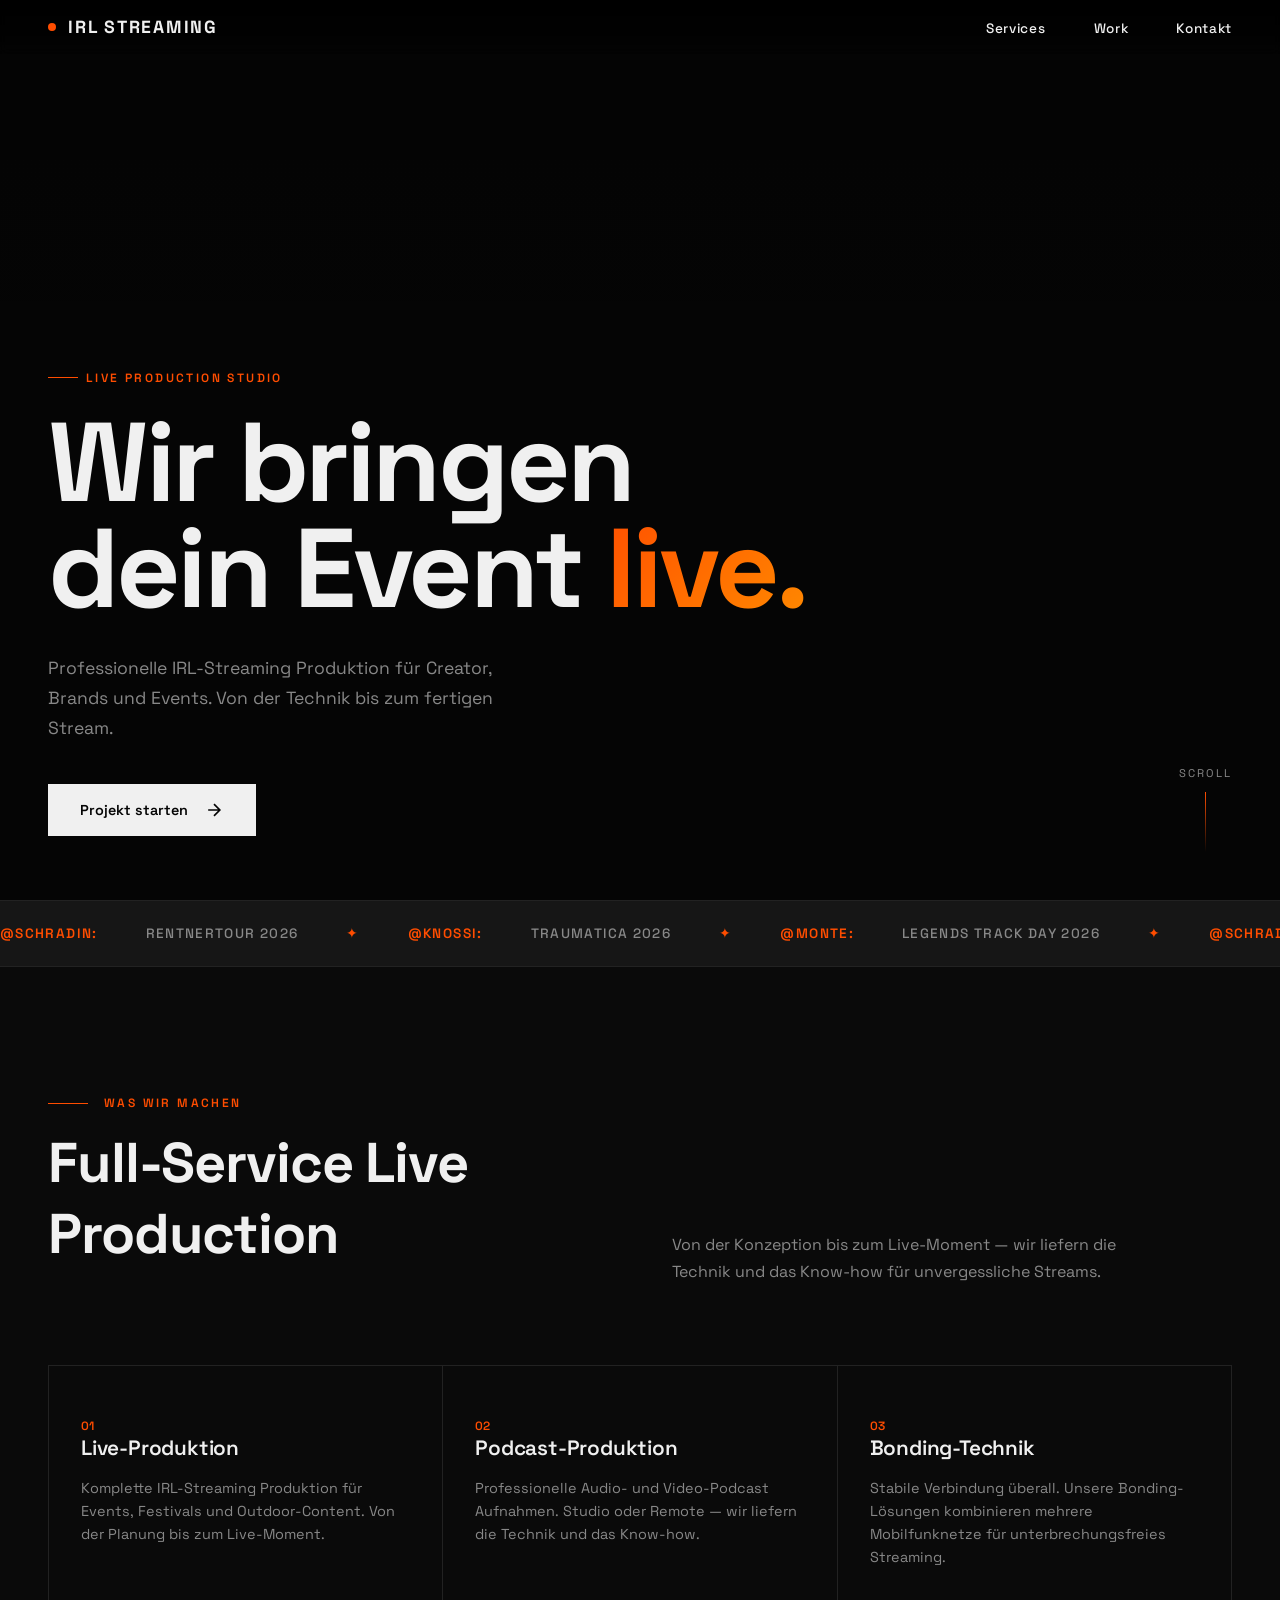
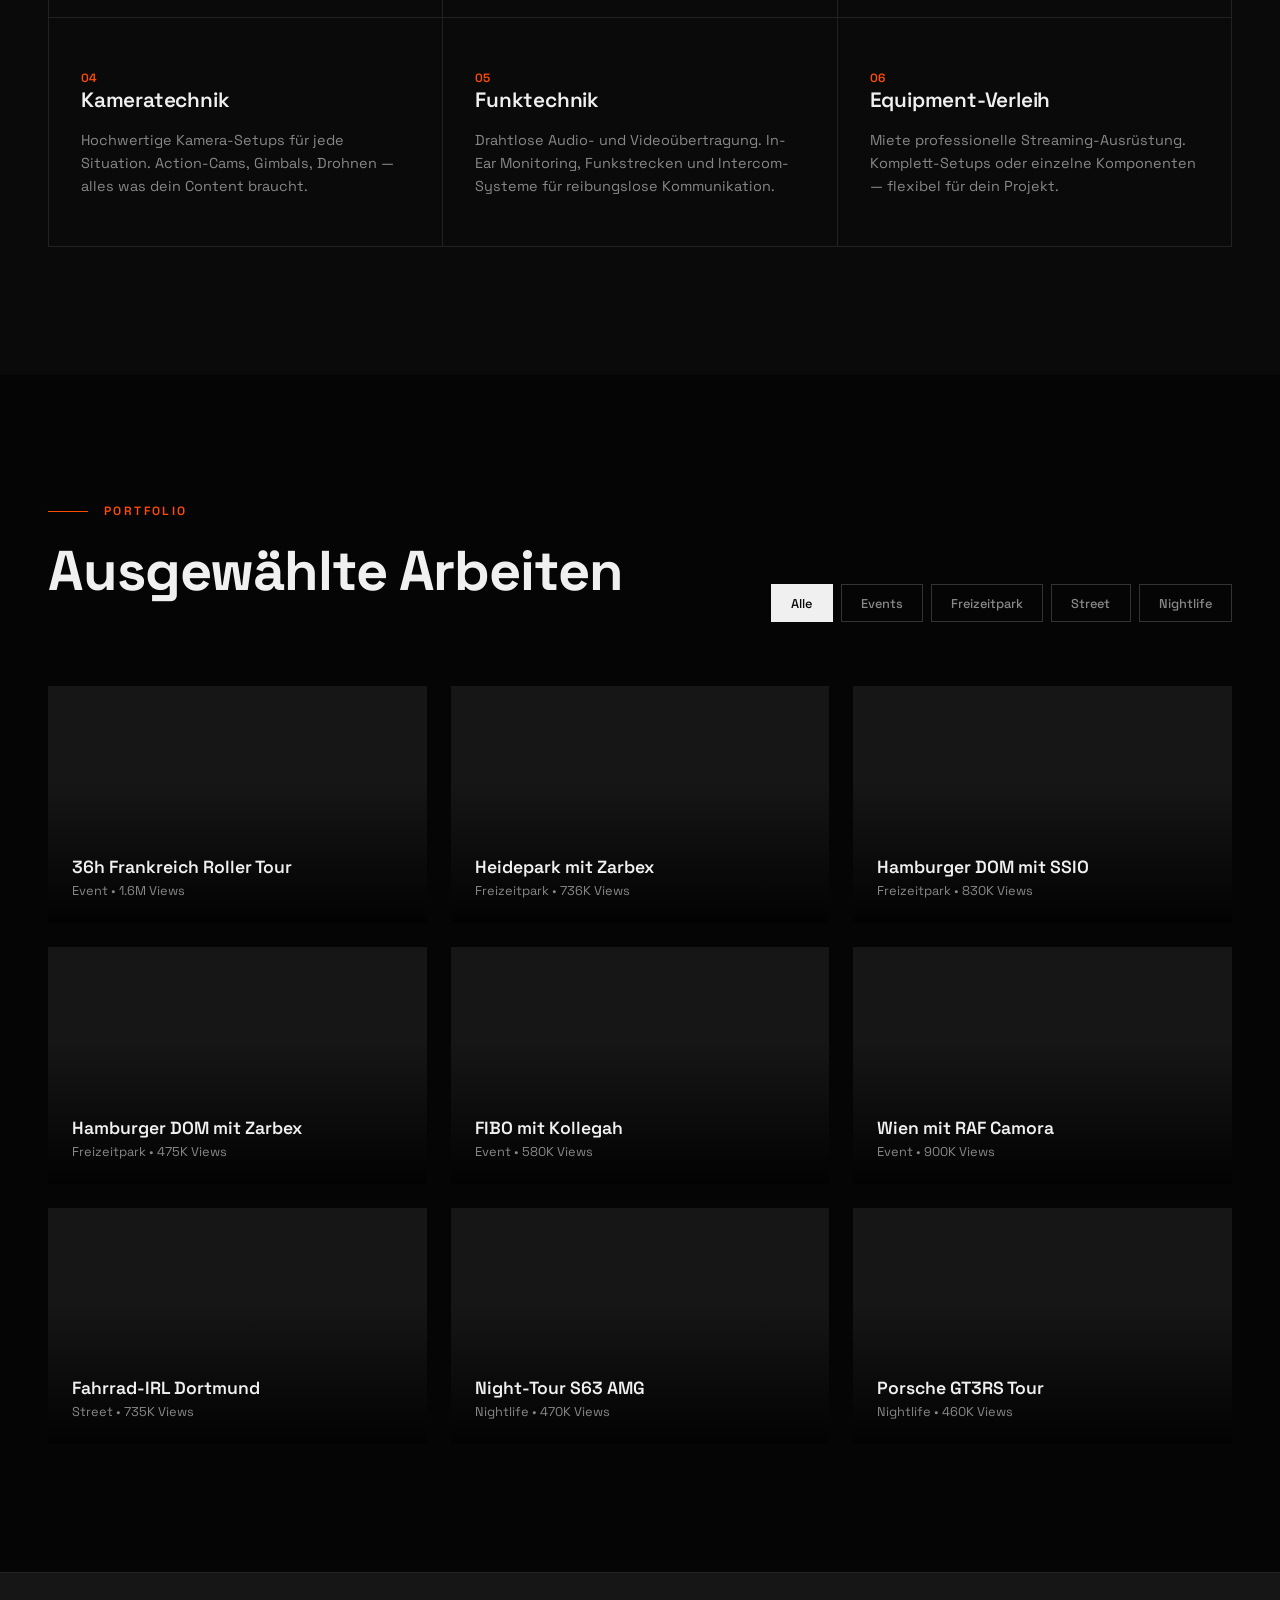
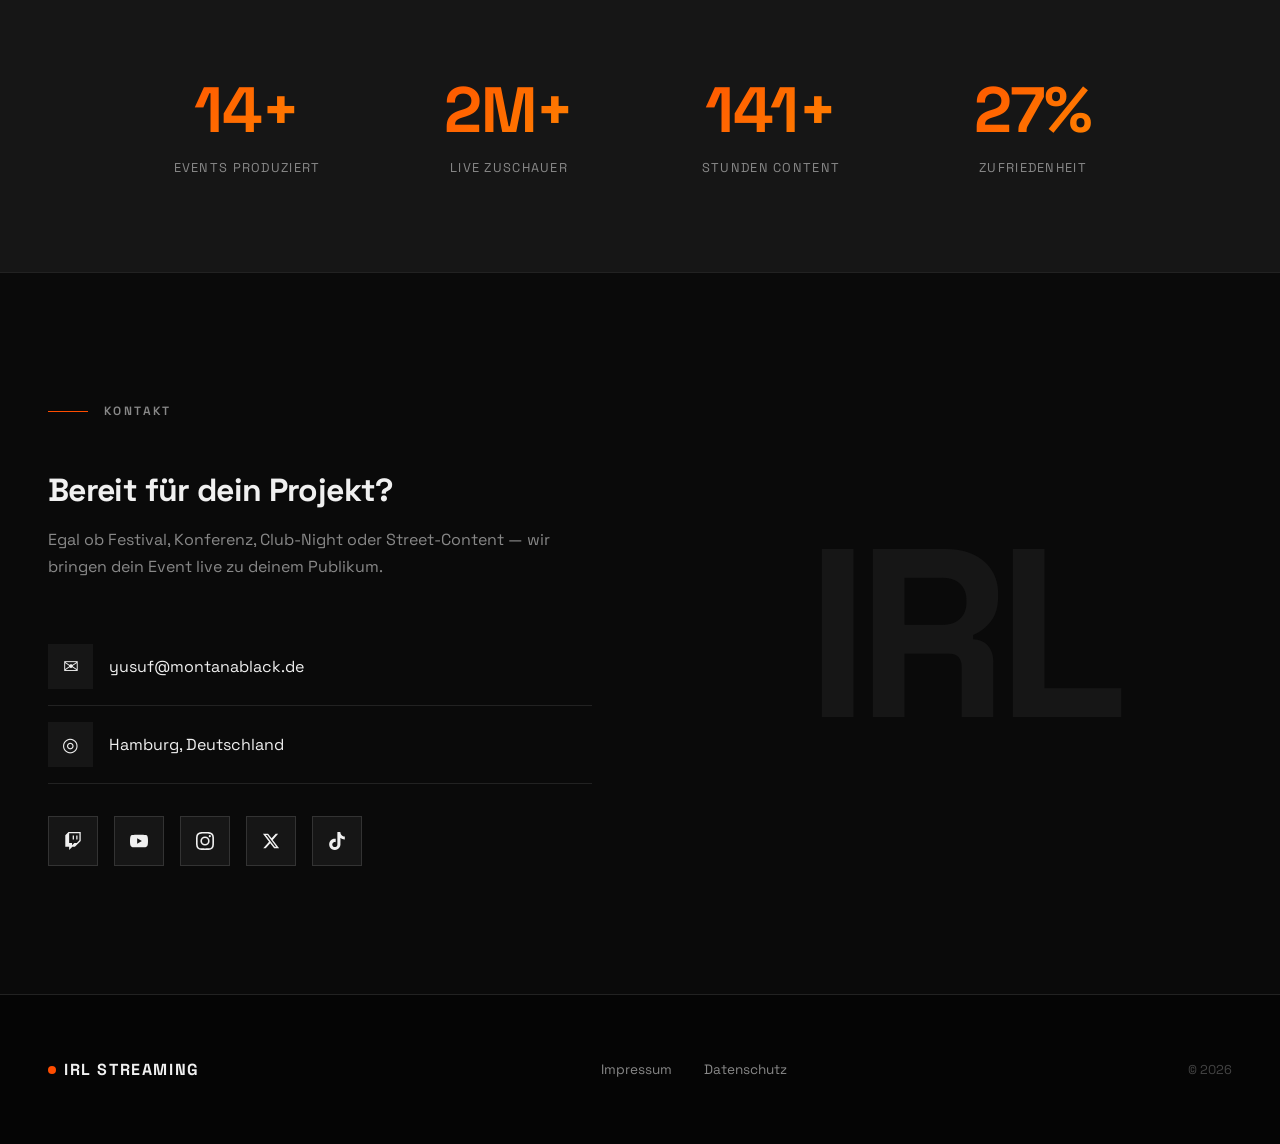
<file: index.html>
<!DOCTYPE html>
<html lang="de">
<head>
    <meta charset="UTF-8">
    <meta name="viewport" content="width=device-width, initial-scale=1.0">
    <title>IRL STREAMING — Live Production</title>
    
    <link rel="icon" type="image/x-icon" href="favicon.ico">
    <link rel="apple-touch-icon" sizes="180x180" href="apple-touch-icon.png">
    
    <link rel="preconnect" href="https://fonts.googleapis.com">
    <link rel="preconnect" href="https://fonts.gstatic.com" crossorigin>
    <link href="https://fonts.googleapis.com/css2?family=Space+Grotesk:wght@400;500;600;700&display=swap" rel="stylesheet">
    
    <style>
        :root {
            --black: #050505;
            --dark: #0a0a0a;
            --gray: #161616;
            --light: #888;
            --white: #f0f0f0;
            --accent: #ff4d00;
            --accent2: #ff8c00;
        }
        
        * {
            margin: 0;
            padding: 0;
            box-sizing: border-box;
        }
        
        html {
            scroll-behavior: smooth;
        }
        
        body {
            font-family: 'Space Grotesk', sans-serif;
            background: var(--black);
            color: var(--white);
            overflow-x: hidden;
        }
        
        ::selection {
            background: var(--accent);
            color: var(--black);
        }
        
        /* LOADER */
        .loader {
            position: fixed;
            inset: 0;
            background: var(--black);
            z-index: 10000;
            display: flex;
            align-items: center;
            justify-content: center;
            transition: opacity 0.5s, visibility 0.5s;
        }
        
        .loader.hidden {
            opacity: 0;
            visibility: hidden;
        }
        
        .loader-text {
            font-size: clamp(2rem, 8vw, 5rem);
            font-weight: 700;
            letter-spacing: -0.02em;
            background: linear-gradient(90deg, var(--accent), var(--accent2), var(--accent));
            background-size: 200%;
            -webkit-background-clip: text;
            -webkit-text-fill-color: transparent;
            animation: shimmer 1.5s infinite;
        }
        
        @keyframes shimmer {
            0% { background-position: -200% center; }
            100% { background-position: 200% center; }
        }
        
        /* NAV */
        nav {
            position: fixed;
            top: 0;
            left: 0;
            right: 0;
            z-index: 1000;
            padding: 1rem 3rem;
            display: flex;
            justify-content: space-between;
            align-items: center;
            background: linear-gradient(to bottom, rgba(0,0,0,0.9) 0%, rgba(0,0,0,0.6) 60%, transparent 100%);
            backdrop-filter: blur(5px);
            -webkit-backdrop-filter: blur(5px);
        }
        
        .logo {
            font-size: 1.1rem;
            font-weight: 700;
            letter-spacing: 0.1em;
            color: var(--white);
            text-decoration: none;
            display: flex;
            align-items: center;
            gap: 0.75rem;
        }
        
        .logo-dot {
            width: 8px;
            height: 8px;
            background: var(--accent);
            border-radius: 50%;
            animation: pulse 2s infinite;
        }
        
        @keyframes pulse {
            0%, 100% { transform: scale(1); opacity: 1; }
            50% { transform: scale(1.5); opacity: 0.5; }
        }
        
        .nav-links {
            display: flex;
            gap: 3rem;
            list-style: none;
        }
        
        .nav-links a {
            color: var(--white);
            text-decoration: none;
            font-size: 0.85rem;
            font-weight: 500;
            letter-spacing: 0.05em;
            position: relative;
        }
        
        .nav-links a::after {
            content: '';
            position: absolute;
            bottom: -4px;
            left: 0;
            width: 0;
            height: 1px;
            background: var(--accent);
            transition: width 0.3s;
        }
        
        .nav-links a:hover::after {
            width: 100%;
        }
        
        @media (max-width: 768px) {
            nav { padding: 1rem 1.5rem; }
            .nav-links { display: none; }
        }
        
        /* HERO */
        .hero {
            height: 100vh;
            height: 100svh;
            position: relative;
            display: flex;
            align-items: flex-end;
            padding: 4rem 3rem;
            overflow: hidden;
        }
        
        @media (max-width: 768px) {
            .hero { padding: 3rem 1.5rem; }
        }
        
        .hero-video {
            position: absolute;
            top: 50%;
            left: 50%;
            transform: translate(-50%, -50%);
            min-width: 100%;
            min-height: 100%;
            width: auto;
            height: auto;
            object-fit: cover;
            object-position: center center;
            opacity: 0.6;
        }
        
        .hero-overlay {
            position: absolute;
            inset: 0;
            background: linear-gradient(to top, var(--black) 0%, transparent 50%, rgba(0,0,0,0.3) 100%);
        }
        
        .hero-content {
            position: relative;
            z-index: 10;
            max-width: 900px;
        }
        
        .hero-tag {
            display: inline-flex;
            align-items: center;
            gap: 0.5rem;
            font-size: 0.75rem;
            font-weight: 600;
            letter-spacing: 0.2em;
            text-transform: uppercase;
            color: var(--accent);
            margin-bottom: 1.5rem;
            opacity: 0;
            transform: translateY(20px);
            animation: fadeUp 0.8s 0.5s forwards;
        }
        
        .hero-tag::before {
            content: '';
            width: 30px;
            height: 1px;
            background: var(--accent);
        }
        
        .hero-title {
            font-size: clamp(3rem, 10vw, 7rem);
            font-weight: 700;
            line-height: 0.95;
            letter-spacing: -0.03em;
            margin-bottom: 2rem;
            opacity: 0;
            transform: translateY(40px);
            animation: fadeUp 0.8s 0.7s forwards;
        }
        
        .hero-title span {
            display: inline;
            background: linear-gradient(135deg, var(--accent) 0%, var(--accent2) 100%);
            -webkit-background-clip: text;
            -webkit-text-fill-color: transparent;
        }
        
        .hero-desc {
            font-size: 1.1rem;
            color: var(--light);
            max-width: 500px;
            line-height: 1.7;
            margin-bottom: 2.5rem;
            opacity: 0;
            transform: translateY(30px);
            animation: fadeUp 0.8s 0.9s forwards;
        }
        
        .hero-cta {
            display: inline-flex;
            align-items: center;
            gap: 1rem;
            padding: 1rem 2rem;
            background: var(--white);
            color: var(--black);
            text-decoration: none;
            font-weight: 600;
            font-size: 0.9rem;
            transition: all 0.3s;
            opacity: 0;
            transform: translateY(20px);
            animation: fadeUp 0.8s 1.1s forwards;
        }
        
        .hero-cta:hover {
            background: var(--accent);
            color: var(--white);
            transform: translateX(5px);
        }
        
        .hero-cta svg {
            transition: transform 0.3s;
        }
        
        .hero-cta:hover svg {
            transform: translateX(5px);
        }
        
        .hero-scroll {
            position: absolute;
            bottom: 3rem;
            right: 3rem;
            display: flex;
            flex-direction: column;
            align-items: center;
            gap: 0.75rem;
            color: var(--light);
            font-size: 0.7rem;
            letter-spacing: 0.2em;
            text-transform: uppercase;
        }
        
        .hero-scroll-line {
            width: 1px;
            height: 60px;
            background: linear-gradient(to bottom, var(--accent), transparent);
            animation: scrollLine 2s infinite;
        }
        
        @keyframes scrollLine {
            0% { transform: scaleY(0); transform-origin: top; }
            50% { transform: scaleY(1); transform-origin: top; }
            51% { transform-origin: bottom; }
            100% { transform: scaleY(0); transform-origin: bottom; }
        }
        
        @keyframes fadeUp {
            to { opacity: 1; transform: translateY(0); }
        }
        
        /* MARQUEE */
        .marquee {
            padding: 1.5rem 0;
            background: var(--gray);
            overflow: hidden;
            border-top: 1px solid #222;
            border-bottom: 1px solid #222;
        }
        
        .marquee-track {
            display: flex;
            gap: 3rem;
            animation: marquee 60s linear infinite;
            width: max-content;
        }
        
        .marquee-item {
            font-size: 0.85rem;
            font-weight: 500;
            letter-spacing: 0.1em;
            text-transform: uppercase;
            color: var(--light);
            white-space: nowrap;
            display: flex;
            align-items: center;
            gap: 3rem;
        }
        
        .marquee-item::after {
            content: '✦';
            color: var(--accent);
        }
        
        .marquee-name {
            color: var(--accent);
            font-weight: 600;
        }
        
        @keyframes marquee {
            0% { transform: translateX(0); }
            100% { transform: translateX(-50%); }
        }
        
        /* SECTIONS */
        section {
            padding: 8rem 3rem;
        }
        
        @media (max-width: 768px) {
            section { padding: 5rem 1.5rem; }
        }
        
        .section-label {
            display: flex;
            align-items: center;
            gap: 1rem;
            font-size: 0.75rem;
            font-weight: 600;
            letter-spacing: 0.2em;
            text-transform: uppercase;
            color: var(--accent);
            margin-bottom: 1rem;
        }
        
        .section-label::before {
            content: '';
            width: 40px;
            height: 1px;
            background: var(--accent);
        }
        
        .section-title {
            font-size: clamp(2rem, 5vw, 3.5rem);
            font-weight: 700;
            letter-spacing: -0.02em;
            margin-bottom: 1rem;
        }
        
        .section-desc {
            font-size: 1rem;
            color: var(--light);
            max-width: 500px;
            line-height: 1.7;
        }
        
        /* SERVICES */
        #services {
            background: var(--dark);
        }
        
        .services-header {
            display: grid;
            grid-template-columns: 1fr 1fr;
            gap: 4rem;
            margin-bottom: 5rem;
            align-items: end;
        }
        
        @media (max-width: 900px) {
            .services-header { grid-template-columns: 1fr; gap: 2rem; }
        }
        
        .services-grid {
            display: grid;
            grid-template-columns: repeat(3, 1fr);
            gap: 1px;
            background: #222;
            border: 1px solid #222;
        }
        
        @media (max-width: 900px) {
            .services-grid { grid-template-columns: repeat(2, 1fr); }
        }
        
        @media (max-width: 600px) {
            .services-grid { grid-template-columns: 1fr; }
        }
        
        .service-card {
            background: var(--dark);
            padding: 3rem 2rem;
            position: relative;
            overflow: hidden;
            transition: background 0.3s;
        }
        
        .service-card::before {
            content: '';
            position: absolute;
            top: 0;
            left: 0;
            width: 100%;
            height: 2px;
            background: linear-gradient(90deg, var(--accent), var(--accent2));
            transform: scaleX(0);
            transform-origin: left;
            transition: transform 0.4s;
        }
        
        .service-card:hover::before {
            transform: scaleX(1);
        }
        
        .service-card:hover {
            background: var(--gray);
        }
        
        .service-num {
            font-size: 0.75rem;
            color: var(--accent);
            font-weight: 600;
            margin-bottom: 2rem;
        }
        
        .service-card h3 {
            font-size: 1.3rem;
            font-weight: 600;
            margin-bottom: 1rem;
            letter-spacing: -0.01em;
        }
        
        .service-card p {
            font-size: 0.9rem;
            color: var(--light);
            line-height: 1.6;
        }
        
        /* WORK / CLIPS */
        #work {
            background: var(--black);
        }
        
        .work-header {
            display: flex;
            justify-content: space-between;
            align-items: end;
            margin-bottom: 4rem;
            flex-wrap: wrap;
            gap: 2rem;
        }
        
        .filter-tabs {
            display: flex;
            gap: 0.5rem;
            flex-wrap: wrap;
        }
        
        .filter-tab {
            padding: 0.6rem 1.2rem;
            background: transparent;
            border: 1px solid #333;
            color: var(--light);
            font-family: inherit;
            font-size: 0.8rem;
            font-weight: 500;
            cursor: pointer;
            transition: all 0.3s;
        }
        
        .filter-tab:hover,
        .filter-tab.active {
            background: var(--white);
            color: var(--black);
            border-color: var(--white);
        }
        
        .work-grid {
            display: grid;
            grid-template-columns: repeat(3, 1fr);
            gap: 1.5rem;
        }
        
        @media (max-width: 1024px) {
            .work-grid { grid-template-columns: repeat(2, 1fr); }
        }
        
        @media (max-width: 600px) {
            .work-grid { grid-template-columns: 1fr; }
        }
        
        .work-item {
            position: relative;
            aspect-ratio: 16/10;
            overflow: hidden;
            background: var(--gray);
            cursor: pointer;
        }
        
        .work-item video {
            width: 100%;
            height: 100%;
            object-fit: cover;
            transition: transform 0.6s;
        }
        
        .work-item:hover video {
            transform: scale(1.05);
        }
        
        .work-overlay {
            position: absolute;
            inset: 0;
            background: linear-gradient(to top, rgba(0,0,0,0.9) 0%, transparent 60%);
            padding: 1.5rem;
            display: flex;
            flex-direction: column;
            justify-content: flex-end;
        }
        
        .work-title {
            font-size: 1.1rem;
            font-weight: 600;
            margin-bottom: 0.25rem;
        }
        
        .work-meta {
            font-size: 0.8rem;
            color: var(--light);
        }
        
        .work-play {
            position: absolute;
            top: 50%;
            left: 50%;
            transform: translate(-50%, -50%);
            width: 60px;
            height: 60px;
            border: 2px solid var(--white);
            border-radius: 50%;
            display: flex;
            align-items: center;
            justify-content: center;
            opacity: 0;
            transition: opacity 0.3s, transform 0.3s;
        }
        
        .work-item:hover .work-play {
            opacity: 1;
        }
        
        .work-play::after {
            content: '';
            border-left: 12px solid var(--white);
            border-top: 7px solid transparent;
            border-bottom: 7px solid transparent;
            margin-left: 3px;
        }
        
        /* STATS */
        .stats-section {
            background: var(--gray);
            padding: 6rem 3rem;
            border-top: 1px solid #222;
            border-bottom: 1px solid #222;
        }
        
        @media (max-width: 768px) {
            .stats-section { padding: 4rem 1.5rem; }
        }
        
        .stats-grid {
            display: grid;
            grid-template-columns: repeat(4, 1fr);
            gap: 3rem;
            max-width: 1000px;
            margin: 0 auto;
            text-align: center;
        }
        
        @media (max-width: 768px) {
            .stats-grid { grid-template-columns: repeat(2, 1fr); gap: 2rem; }
        }
        
        .stat-number {
            font-size: clamp(2.5rem, 5vw, 4rem);
            font-weight: 700;
            letter-spacing: -0.02em;
            background: linear-gradient(135deg, var(--accent), var(--accent2));
            -webkit-background-clip: text;
            -webkit-text-fill-color: transparent;
        }
        
        .stat-label {
            font-size: 0.8rem;
            color: var(--light);
            text-transform: uppercase;
            letter-spacing: 0.1em;
            margin-top: 0.5rem;
        }
        
        /* CONTACT */
        #contact {
            background: var(--dark);
        }
        
        .contact-grid {
            display: grid;
            grid-template-columns: 1fr 1fr;
            gap: 6rem;
            max-width: 1200px;
            margin: 0 auto;
        }
        
        @media (max-width: 900px) {
            .contact-grid { grid-template-columns: 1fr; gap: 4rem; }
        }
        
        .contact-info h3 {
            font-size: 2rem;
            font-weight: 700;
            margin: 2rem 0 1rem;
            letter-spacing: -0.02em;
        }
        
        .contact-info > p {
            color: var(--light);
            line-height: 1.7;
            margin-bottom: 3rem;
        }
        
        .contact-item {
            display: flex;
            align-items: center;
            gap: 1rem;
            padding: 1rem 0;
            border-bottom: 1px solid #222;
        }
        
        .contact-icon {
            width: 45px;
            height: 45px;
            background: var(--gray);
            display: flex;
            align-items: center;
            justify-content: center;
            font-size: 1.2rem;
        }
        
        .contact-item span {
            font-size: 1rem;
        }
        
        .social-links {
            display: flex;
            gap: 1rem;
            margin-top: 2rem;
        }
        
        .social-link {
            width: 50px;
            height: 50px;
            background: var(--gray);
            border: 1px solid #333;
            display: flex;
            align-items: center;
            justify-content: center;
            color: var(--white);
            text-decoration: none;
            transition: all 0.3s;
        }
        
        .social-link:hover {
            background: var(--accent);
            border-color: var(--accent);
            transform: translateY(-3px);
        }
        
        .contact-visual {
            position: relative;
            display: flex;
            align-items: center;
            justify-content: center;
        }
        
        .contact-graphic {
            font-size: clamp(8rem, 20vw, 15rem);
            font-weight: 700;
            color: var(--gray);
            letter-spacing: -0.05em;
            user-select: none;
        }
        
        /* FOOTER */
        footer {
            background: var(--black);
            padding: 4rem 3rem;
            border-top: 1px solid #222;
        }
        
        @media (max-width: 768px) {
            footer { padding: 3rem 1.5rem; }
        }
        
        .footer-content {
            display: flex;
            justify-content: space-between;
            align-items: center;
            flex-wrap: wrap;
            gap: 2rem;
            max-width: 1400px;
            margin: 0 auto;
        }
        
        .footer-logo {
            font-size: 1rem;
            font-weight: 700;
            letter-spacing: 0.1em;
            display: flex;
            align-items: center;
            gap: 0.5rem;
        }
        
        .footer-links {
            display: flex;
            gap: 2rem;
        }
        
        .footer-links a {
            color: var(--light);
            text-decoration: none;
            font-size: 0.85rem;
            transition: color 0.3s;
        }
        
        .footer-links a:hover {
            color: var(--accent);
        }
        
        .footer-copy {
            color: #444;
            font-size: 0.8rem;
        }
        
        /* COOKIE */
        .cookie-banner {
            display: none;
            position: fixed;
            bottom: 2rem;
            left: 2rem;
            right: 2rem;
            max-width: 500px;
            background: var(--gray);
            border: 1px solid #333;
            padding: 1.5rem;
            z-index: 10000;
        }
        
        @media (max-width: 768px) {
            .cookie-banner { left: 1rem; right: 1rem; bottom: 1rem; }
        }
        
        .cookie-banner.show {
            display: block;
        }
        
        .cookie-banner h4 {
            font-size: 1rem;
            margin-bottom: 0.5rem;
        }
        
        .cookie-banner p {
            font-size: 0.85rem;
            color: var(--light);
            margin-bottom: 1rem;
        }
        
        .cookie-btns {
            display: flex;
            gap: 0.5rem;
        }
        
        .cookie-btn {
            padding: 0.6rem 1.2rem;
            font-family: inherit;
            font-size: 0.8rem;
            font-weight: 500;
            border: none;
            cursor: pointer;
            transition: all 0.3s;
        }
        
        .cookie-btn-accept {
            background: var(--white);
            color: var(--black);
        }
        
        .cookie-btn-reject {
            background: transparent;
            border: 1px solid #444;
            color: var(--light);
        }
        
        /* REVEAL ANIMATIONS */
        .reveal {
            opacity: 0;
            transform: translateY(40px);
            transition: opacity 0.8s, transform 0.8s;
        }
        
        .reveal.visible {
            opacity: 1;
            transform: translateY(0);
        }
    </style>
</head>
<body>

<div class="loader">
    <span class="loader-text">IRL</span>
</div>

<nav>
    <a href="#" class="logo">
        <span class="logo-dot"></span>
        IRL STREAMING
    </a>
    <ul class="nav-links">
        <li><a href="#services">Services</a></li>
        <li><a href="#work">Work</a></li>
        <li><a href="#contact">Kontakt</a></li>
    </ul>
</nav>

<section class="hero">
    <video class="hero-video" autoplay muted loop playsinline>
        <source src="https://pub-0e4ec3706ebe46e3b092ee4623ff8251.r2.dev/HeroVideo2026.mp4" type="video/mp4">
    </video>
    <div class="hero-overlay"></div>
    <div class="hero-content">
        <p class="hero-tag">Live Production Studio</p>
        <h1 class="hero-title">Wir bringen<br>dein Event <span>live.</span></h1>
        <p class="hero-desc">Professionelle IRL-Streaming Produktion für Creator, Brands und Events. Von der Technik bis zum fertigen Stream.</p>
        <a href="#contact" class="hero-cta">
            Projekt starten
            <svg width="20" height="20" viewBox="0 0 24 24" fill="none" stroke="currentColor" stroke-width="2"><path d="M5 12h14M12 5l7 7-7 7"/></svg>
        </a>
    </div>
    <div class="hero-scroll">
        <span>Scroll</span>
        <div class="hero-scroll-line"></div>
    </div>
</section>

<div class="marquee">
    <div class="marquee-track">
        <span class="marquee-item"><span class="marquee-name">@Schradin:</span> Rentnertour 2026</span>
        <span class="marquee-item"><span class="marquee-name">@Knossi:</span> Traumatica 2026</span>
        <span class="marquee-item"><span class="marquee-name">@Monte:</span> Legends Track Day 2026</span>
        <span class="marquee-item"><span class="marquee-name">@Schradin:</span> Hollandtour 2026</span>
        <span class="marquee-item"><span class="marquee-name">@Zarbex:</span> Splash Games 2026</span>
        <span class="marquee-item"><span class="marquee-name">@Monte:</span> 36h Frankreichtour 2025</span>
        <span class="marquee-item"><span class="marquee-name">@Schradin:</span> Rentnertour 2026</span>
        <span class="marquee-item"><span class="marquee-name">@Knossi:</span> Traumatica 2026</span>
        <span class="marquee-item"><span class="marquee-name">@Monte:</span> Legends Track Day 2026</span>
        <span class="marquee-item"><span class="marquee-name">@Schradin:</span> Hollandtour 2026</span>
        <span class="marquee-item"><span class="marquee-name">@Zarbex:</span> Splash Games 2026</span>
        <span class="marquee-item"><span class="marquee-name">@Monte:</span> 36h Frankreichtour 2025</span>
    </div>
</div>

<section id="services">
    <div class="services-header reveal">
        <div>
            <p class="section-label">Was wir machen</p>
            <h2 class="section-title">Full-Service Live Production</h2>
        </div>
        <p class="section-desc">Von der Konzeption bis zum Live-Moment — wir liefern die Technik und das Know-how für unvergessliche Streams.</p>
    </div>
    
    <div class="services-grid">
        <div class="service-card reveal">
            <span class="service-num">01</span>
            <h3>Live-Produktion</h3>
            <p>Komplette IRL-Streaming Produktion für Events, Festivals und Outdoor-Content. Von der Planung bis zum Live-Moment.</p>
        </div>
        <div class="service-card reveal">
            <span class="service-num">02</span>
            <h3>Podcast-Produktion</h3>
            <p>Professionelle Audio- und Video-Podcast Aufnahmen. Studio oder Remote — wir liefern die Technik und das Know-how.</p>
        </div>
        <div class="service-card reveal">
            <span class="service-num">03</span>
            <h3>Bonding-Technik</h3>
            <p>Stabile Verbindung überall. Unsere Bonding-Lösungen kombinieren mehrere Mobilfunknetze für unterbrechungsfreies Streaming.</p>
        </div>
        <div class="service-card reveal">
            <span class="service-num">04</span>
            <h3>Kameratechnik</h3>
            <p>Hochwertige Kamera-Setups für jede Situation. Action-Cams, Gimbals, Drohnen — alles was dein Content braucht.</p>
        </div>
        <div class="service-card reveal">
            <span class="service-num">05</span>
            <h3>Funktechnik</h3>
            <p>Drahtlose Audio- und Videoübertragung. In-Ear Monitoring, Funkstrecken und Intercom-Systeme für reibungslose Kommunikation.</p>
        </div>
        <div class="service-card reveal">
            <span class="service-num">06</span>
            <h3>Equipment-Verleih</h3>
            <p>Miete professionelle Streaming-Ausrüstung. Komplett-Setups oder einzelne Komponenten — flexibel für dein Projekt.</p>
        </div>
    </div>
</section>

<section id="work">
    <div class="work-header reveal">
        <div>
            <p class="section-label">Portfolio</p>
            <h2 class="section-title">Ausgewählte Arbeiten</h2>
        </div>
        <div class="filter-tabs">
            <button class="filter-tab active" data-filter="all">Alle</button>
            <button class="filter-tab" data-filter="event">Events</button>
            <button class="filter-tab" data-filter="Freizeitpark">Freizeitpark</button>
            <button class="filter-tab" data-filter="street">Street</button>
            <button class="filter-tab" data-filter="nightlife">Nightlife</button>
        </div>
    </div>
    
    <div class="work-grid">
        <div class="work-item reveal" data-category="event">
            <video muted loop playsinline preload="metadata" data-src="https://pub-0e4ec3706ebe46e3b092ee4623ff8251.r2.dev/Hero-Video.webm"></video>
            <div class="work-play"></div>
            <div class="work-overlay">
                <h3 class="work-title">36h Frankreich Roller Tour</h3>
                <p class="work-meta">Event • 1.6M Views</p>
            </div>
        </div>
        <div class="work-item reveal" data-category="Freizeitpark">
            <video muted loop playsinline preload="metadata" data-src="https://pub-0e4ec3706ebe46e3b092ee4623ff8251.r2.dev/Yussuf%20Heidepark.webm"></video>
            <div class="work-play"></div>
            <div class="work-overlay">
                <h3 class="work-title">Heidepark mit Zarbex</h3>
                <p class="work-meta">Freizeitpark • 736K Views</p>
            </div>
        </div>
        <div class="work-item reveal" data-category="Freizeitpark">
            <video muted loop playsinline preload="metadata" data-src="https://pub-0e4ec3706ebe46e3b092ee4623ff8251.r2.dev/Yusuf%20Dom%20Ssio.webm"></video>
            <div class="work-play"></div>
            <div class="work-overlay">
                <h3 class="work-title">Hamburger DOM mit SSIO</h3>
                <p class="work-meta">Freizeitpark • 830K Views</p>
            </div>
        </div>
        <div class="work-item reveal" data-category="Freizeitpark">
            <video muted loop playsinline preload="metadata" data-src="https://pub-0e4ec3706ebe46e3b092ee4623ff8251.r2.dev/Dom%20Zarbex.webm"></video>
            <div class="work-play"></div>
            <div class="work-overlay">
                <h3 class="work-title">Hamburger DOM mit Zarbex</h3>
                <p class="work-meta">Freizeitpark • 475K Views</p>
            </div>
        </div>
        <div class="work-item reveal" data-category="event">
            <video muted loop playsinline preload="metadata" data-src="https://pub-0e4ec3706ebe46e3b092ee4623ff8251.r2.dev/Fibo2925.webm"></video>
            <div class="work-play"></div>
            <div class="work-overlay">
                <h3 class="work-title">FIBO mit Kollegah</h3>
                <p class="work-meta">Event • 580K Views</p>
            </div>
        </div>
        <div class="work-item reveal" data-category="event">
            <video muted loop playsinline preload="metadata" data-src="https://pub-0e4ec3706ebe46e3b092ee4623ff8251.r2.dev/Raf%20Camora.webm"></video>
            <div class="work-play"></div>
            <div class="work-overlay">
                <h3 class="work-title">Wien mit RAF Camora</h3>
                <p class="work-meta">Event • 900K Views</p>
            </div>
        </div>
        <div class="work-item reveal" data-category="street">
            <video muted loop playsinline preload="metadata" data-src="https://pub-0e4ec3706ebe46e3b092ee4623ff8251.r2.dev/Fahrradtour%20Dortmund.webm"></video>
            <div class="work-play"></div>
            <div class="work-overlay">
                <h3 class="work-title">Fahrrad-IRL Dortmund</h3>
                <p class="work-meta">Street • 735K Views</p>
            </div>
        </div>
        <div class="work-item reveal" data-category="nightlife">
            <video muted loop playsinline preload="metadata" data-src="https://pub-0e4ec3706ebe46e3b092ee4623ff8251.r2.dev/Nighttour%20S63amg.webm"></video>
            <div class="work-play"></div>
            <div class="work-overlay">
                <h3 class="work-title">Night-Tour S63 AMG</h3>
                <p class="work-meta">Nightlife • 470K Views</p>
            </div>
        </div>
        <div class="work-item reveal" data-category="nightlife">
            <video muted loop playsinline preload="metadata" data-src="https://pub-0e4ec3706ebe46e3b092ee4623ff8251.r2.dev/Gt3rs%20Buxte.webm"></video>
            <div class="work-play"></div>
            <div class="work-overlay">
                <h3 class="work-title">Porsche GT3RS Tour</h3>
                <p class="work-meta">Nightlife • 460K Views</p>
            </div>
        </div>
    </div>
</section>

<div class="stats-section">
    <div class="stats-grid">
        <div class="stat-item reveal">
            <div class="stat-number" data-target="50" data-suffix="+">0</div>
            <div class="stat-label">Events produziert</div>
        </div>
        <div class="stat-item reveal">
            <div class="stat-number" data-target="10" data-suffix="M+">0</div>
            <div class="stat-label">Live Zuschauer</div>
        </div>
        <div class="stat-item reveal">
            <div class="stat-number" data-target="500" data-suffix="+">0</div>
            <div class="stat-label">Stunden Content</div>
        </div>
        <div class="stat-item reveal">
            <div class="stat-number" data-target="98" data-suffix="%">0</div>
            <div class="stat-label">Zufriedenheit</div>
        </div>
    </div>
</div>

<section id="contact">
    <div class="contact-grid">
        <div class="contact-info reveal">
            <p class="section-label">Kontakt</p>
            <h3>Bereit für dein Projekt?</h3>
            <p>Egal ob Festival, Konferenz, Club-Night oder Street-Content — wir bringen dein Event live zu deinem Publikum.</p>
            
            <div class="contact-item">
                <div class="contact-icon">✉</div>
                <span>yusuf@montanablack.de</span>
            </div>
            <div class="contact-item">
                <div class="contact-icon">◎</div>
                <span>Hamburg, Deutschland</span>
            </div>
            
            <div class="social-links">
                <a href="https://www.twitch.tv/montanablack88" target="_blank" class="social-link">
                    <svg width="18" height="18" viewBox="0 0 24 24" fill="currentColor"><path d="M11.571 4.714h1.715v5.143H11.57zm4.715 0H18v5.143h-1.714zM6 0L1.714 4.286v15.428h5.143V24l4.286-4.286h3.428L22.286 12V0zm14.571 11.143l-3.428 3.428h-3.429l-3 3v-3H6.857V1.714h13.714Z"/></svg>
                </a>
                <a href="https://www.youtube.com/spontanablack" target="_blank" class="social-link">
                    <svg width="18" height="18" viewBox="0 0 24 24" fill="currentColor"><path d="M23.498 6.186a3.016 3.016 0 0 0-2.122-2.136C19.505 3.545 12 3.545 12 3.545s-7.505 0-9.377.505A3.017 3.017 0 0 0 .502 6.186C0 8.07 0 12 0 12s0 3.93.502 5.814a3.016 3.016 0 0 0 2.122 2.136c1.871.505 9.376.505 9.376.505s7.505 0 9.377-.505a3.015 3.015 0 0 0 2.122-2.136C24 15.93 24 12 24 12s0-3.93-.502-5.814zM9.545 15.568V8.432L15.818 12l-6.273 3.568z"/></svg>
                </a>
                <a href="https://instagram.com/montanablack" target="_blank" class="social-link">
                    <svg width="18" height="18" viewBox="0 0 24 24" fill="currentColor"><path d="M12 2.163c3.204 0 3.584.012 4.85.07 3.252.148 4.771 1.691 4.919 4.919.058 1.265.069 1.645.069 4.849 0 3.205-.012 3.584-.069 4.849-.149 3.225-1.664 4.771-4.919 4.919-1.266.058-1.644.07-4.85.07-3.204 0-3.584-.012-4.849-.07-3.26-.149-4.771-1.699-4.919-4.92-.058-1.265-.07-1.644-.07-4.849 0-3.204.013-3.583.07-4.849.149-3.227 1.664-4.771 4.919-4.919 1.266-.057 1.645-.069 4.849-.069zM12 0C8.741 0 8.333.014 7.053.072 2.695.272.273 2.69.073 7.052.014 8.333 0 8.741 0 12c0 3.259.014 3.668.072 4.948.2 4.358 2.618 6.78 6.98 6.98C8.333 23.986 8.741 24 12 24c3.259 0 3.668-.014 4.948-.072 4.354-.2 6.782-2.618 6.979-6.98.059-1.28.073-1.689.073-4.948 0-3.259-.014-3.667-.072-4.947-.196-4.354-2.617-6.78-6.979-6.98C15.668.014 15.259 0 12 0zm0 5.838a6.162 6.162 0 100 12.324 6.162 6.162 0 000-12.324zM12 16a4 4 0 110-8 4 4 0 010 8zm6.406-11.845a1.44 1.44 0 100 2.881 1.44 1.44 0 000-2.881z"/></svg>
                </a>
                <a href="https://x.com/MontanaBlack" target="_blank" class="social-link">
                    <svg width="18" height="18" viewBox="0 0 24 24" fill="currentColor"><path d="M18.244 2.25h3.308l-7.227 8.26 8.502 11.24H16.17l-5.214-6.817L4.99 21.75H1.68l7.73-8.835L1.254 2.25H8.08l4.713 6.231zm-1.161 17.52h1.833L7.084 4.126H5.117z"/></svg>
                </a>
                <a href="https://www.tiktok.com/@montanablackclips/" target="_blank" class="social-link">
                    <svg width="18" height="18" viewBox="0 0 24 24" fill="currentColor"><path d="M12.525.02c1.31-.02 2.61-.01 3.91-.02.08 1.53.63 3.09 1.75 4.17 1.12 1.11 2.7 1.62 4.24 1.79v4.03c-1.44-.05-2.89-.35-4.2-.97-.57-.26-1.1-.59-1.62-.93-.01 2.92.01 5.84-.02 8.75-.08 1.4-.54 2.79-1.35 3.94-1.31 1.92-3.58 3.17-5.91 3.21-1.43.08-2.86-.31-4.08-1.03-2.02-1.19-3.44-3.37-3.65-5.71-.02-.5-.03-1-.01-1.49.18-1.9 1.12-3.72 2.58-4.96 1.66-1.44 3.98-2.13 6.15-1.72.02 1.48-.04 2.96-.04 4.44-.99-.32-2.15-.23-3.02.37-.63.41-1.11 1.04-1.36 1.75-.21.51-.15 1.07-.14 1.61.24 1.64 1.82 3.02 3.5 2.87 1.12-.01 2.19-.66 2.77-1.61.19-.33.4-.67.41-1.06.1-1.79.06-3.57.07-5.36.01-4.03-.01-8.05.02-12.07z"/></svg>
                </a>
            </div>
        </div>
        
        <div class="contact-visual reveal">
            <span class="contact-graphic">IRL</span>
        </div>
    </div>
</section>

<footer>
    <div class="footer-content">
        <div class="footer-logo">
            <span class="logo-dot"></span>
            IRL STREAMING
        </div>
        <div class="footer-links">
            <a href="impressum.html">Impressum</a>
            <a href="datenschutz.html">Datenschutz</a>
        </div>
        <div class="footer-copy">© 2026</div>
    </div>
</footer>

<div id="cookie-banner" class="cookie-banner">
    <h4>🍪 Cookies</h4>
    <p>Wir nutzen Cookies für die beste Erfahrung.</p>
    <div class="cookie-btns">
        <button class="cookie-btn cookie-btn-accept" onclick="handleCookies(true)">Akzeptieren</button>
        <button class="cookie-btn cookie-btn-reject" onclick="handleCookies(false)">Ablehnen</button>
    </div>
</div>

<script>
// Loader
window.addEventListener('load', () => {
    setTimeout(() => document.querySelector('.loader').classList.add('hidden'), 800);
});

// Reveal on scroll
const reveals = document.querySelectorAll('.reveal');
const revealObserver = new IntersectionObserver((entries) => {
    entries.forEach(entry => {
        if (entry.isIntersecting) {
            entry.target.classList.add('visible');
        }
    });
}, { threshold: 0.1 });

reveals.forEach(el => revealObserver.observe(el));

// Filter
document.querySelectorAll('.filter-tab').forEach(tab => {
    tab.addEventListener('click', () => {
        document.querySelectorAll('.filter-tab').forEach(t => t.classList.remove('active'));
        tab.classList.add('active');
        const filter = tab.dataset.filter;
        document.querySelectorAll('.work-item').forEach(item => {
            item.style.display = (filter === 'all' || item.dataset.category === filter) ? 'block' : 'none';
        });
    });
});

// Load videos on scroll into viewport
const videoObserver = new IntersectionObserver((entries) => {
    entries.forEach(entry => {
        if (entry.isIntersecting) {
            const video = entry.target.querySelector('video');
            if (video && video.dataset.src && !video.src) {
                video.src = video.dataset.src;
                video.load();
            }
        }
    });
}, { threshold: 0.1, rootMargin: '100px' });

document.querySelectorAll('.work-item').forEach(item => videoObserver.observe(item));

// Hover to play
document.querySelectorAll('.work-item').forEach(item => {
    const video = item.querySelector('video');
    item.addEventListener('mouseenter', () => {
        video.play().catch(() => {});
    });
    item.addEventListener('mouseleave', () => {
        video.pause();
        video.currentTime = 0;
    });
});

// Animated stats
const statsObserver = new IntersectionObserver((entries) => {
    entries.forEach(entry => {
        if (entry.isIntersecting) {
            entry.target.querySelectorAll('.stat-number[data-target]').forEach(stat => {
                const target = parseInt(stat.dataset.target);
                const suffix = stat.dataset.suffix || '';
                let current = 0;
                const step = target / 60;
                const counter = setInterval(() => {
                    current += step;
                    if (current >= target) {
                        stat.textContent = target + suffix;
                        clearInterval(counter);
                    } else {
                        stat.textContent = Math.floor(current) + suffix;
                    }
                }, 25);
            });
            statsObserver.unobserve(entry.target);
        }
    });
}, { threshold: 0.5 });

statsObserver.observe(document.querySelector('.stats-section'));

// Smooth scroll
document.querySelectorAll('a[href^="#"]').forEach(a => {
    a.addEventListener('click', e => {
        e.preventDefault();
        document.querySelector(a.getAttribute('href'))?.scrollIntoView({ behavior: 'smooth' });
    });
});

// Cookie
function handleCookies(all) {
    localStorage.setItem('cookie-consent', JSON.stringify({ accepted: all }));
    document.getElementById('cookie-banner').classList.remove('show');
}
if (!localStorage.getItem('cookie-consent')) {
    setTimeout(() => document.getElementById('cookie-banner').classList.add('show'), 2000);
}
</script>

</body>
</html>
</file>
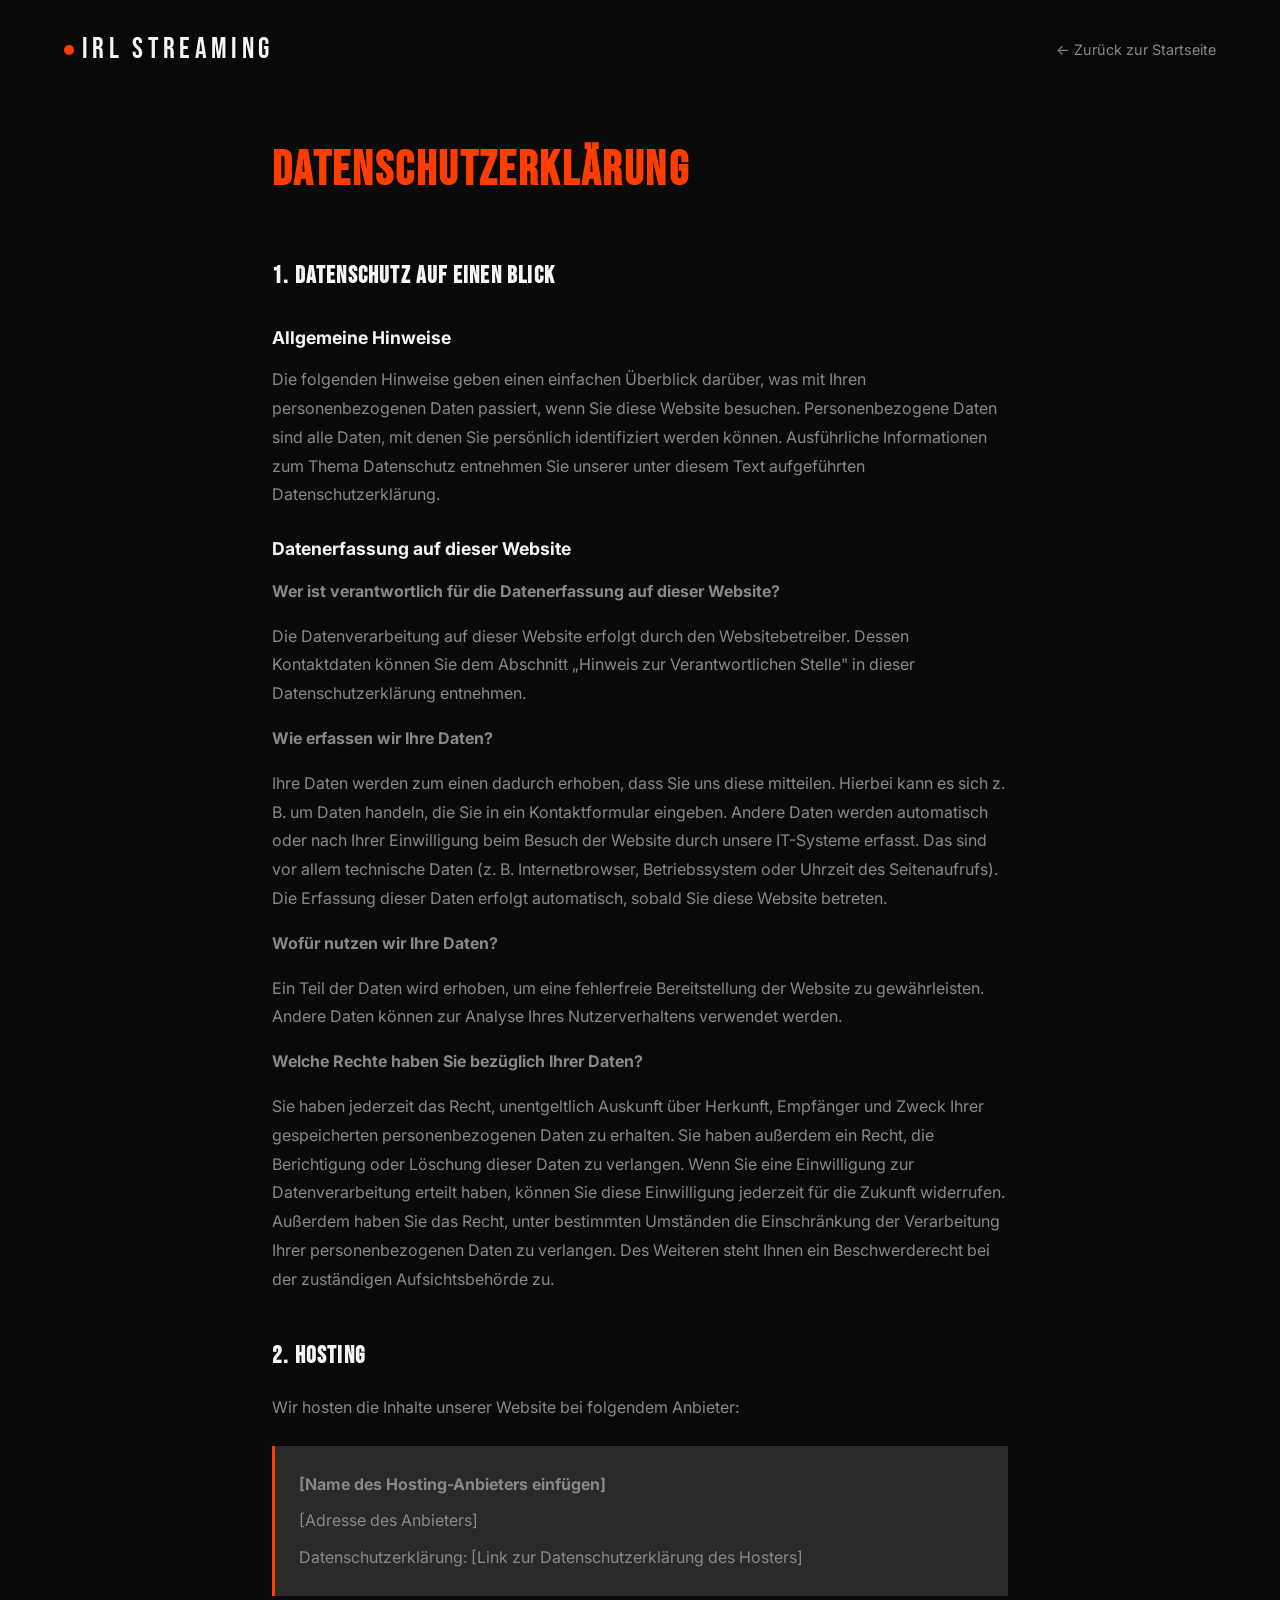
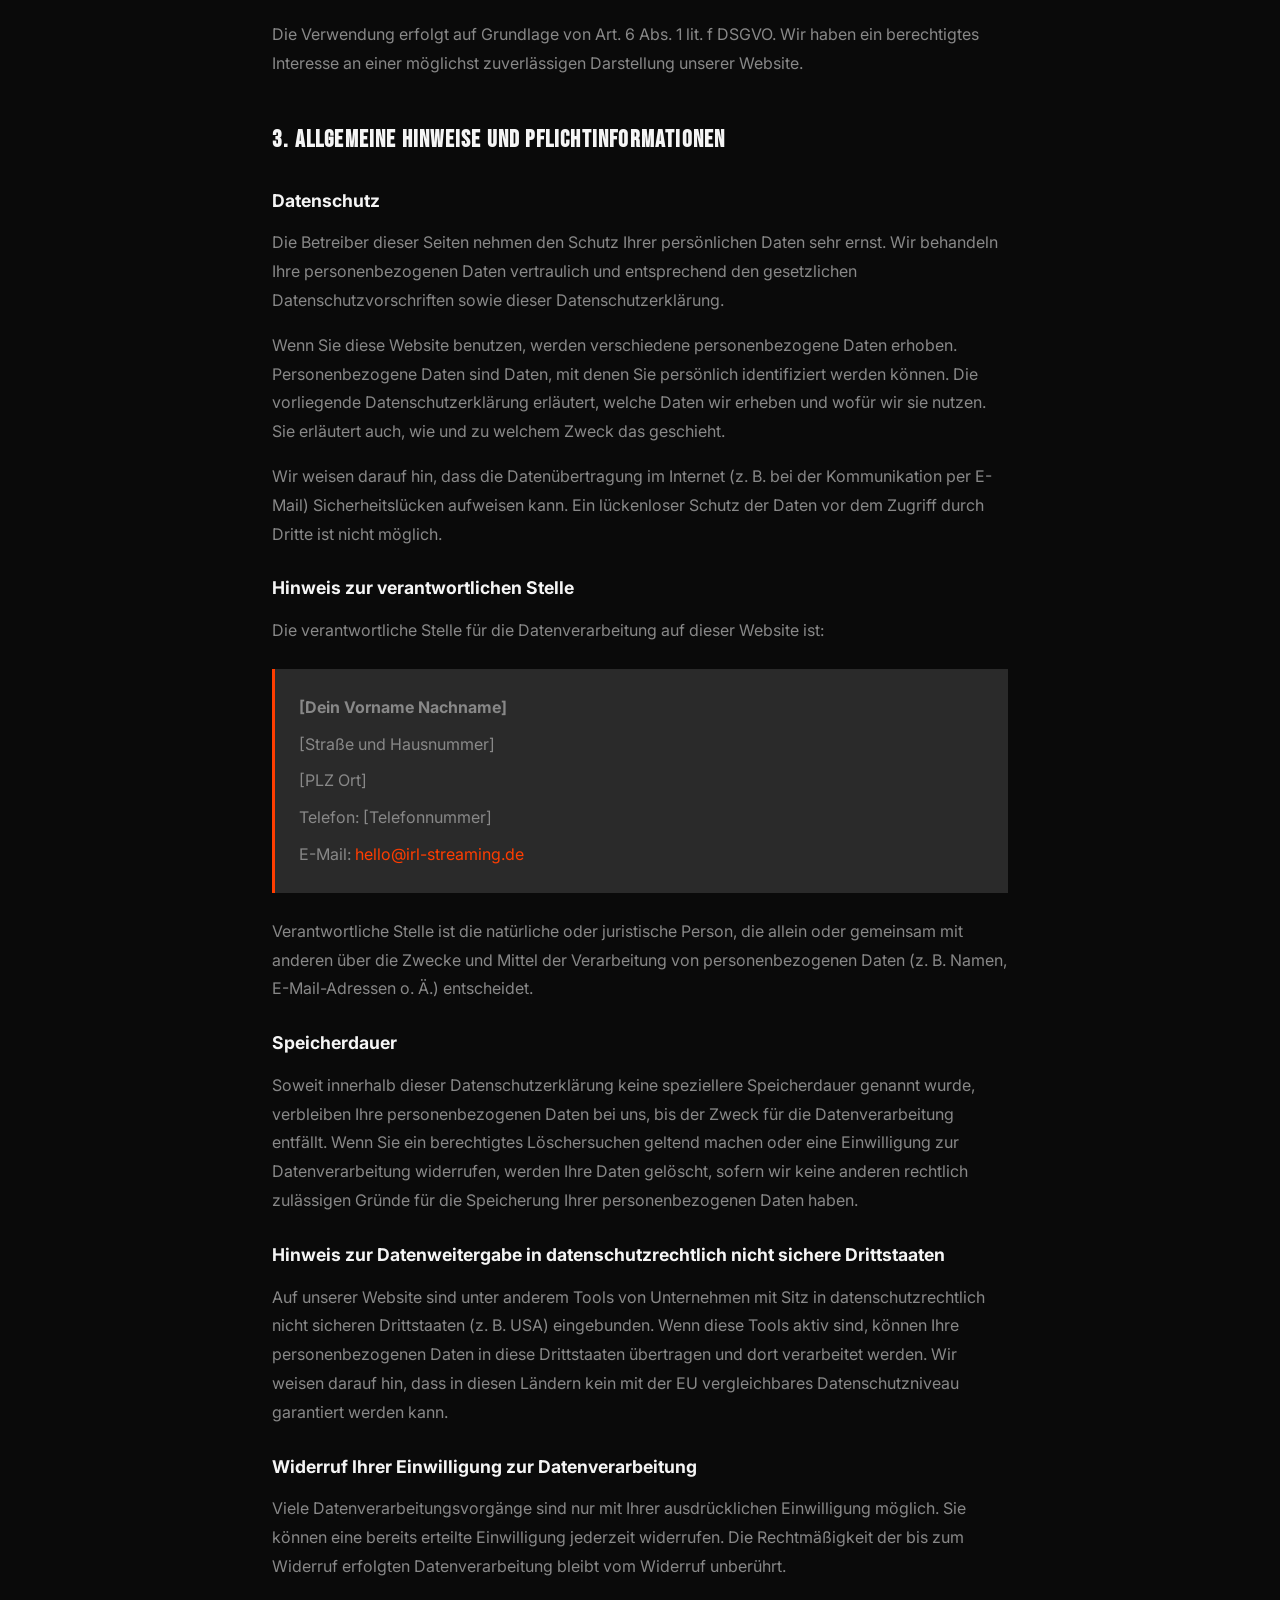
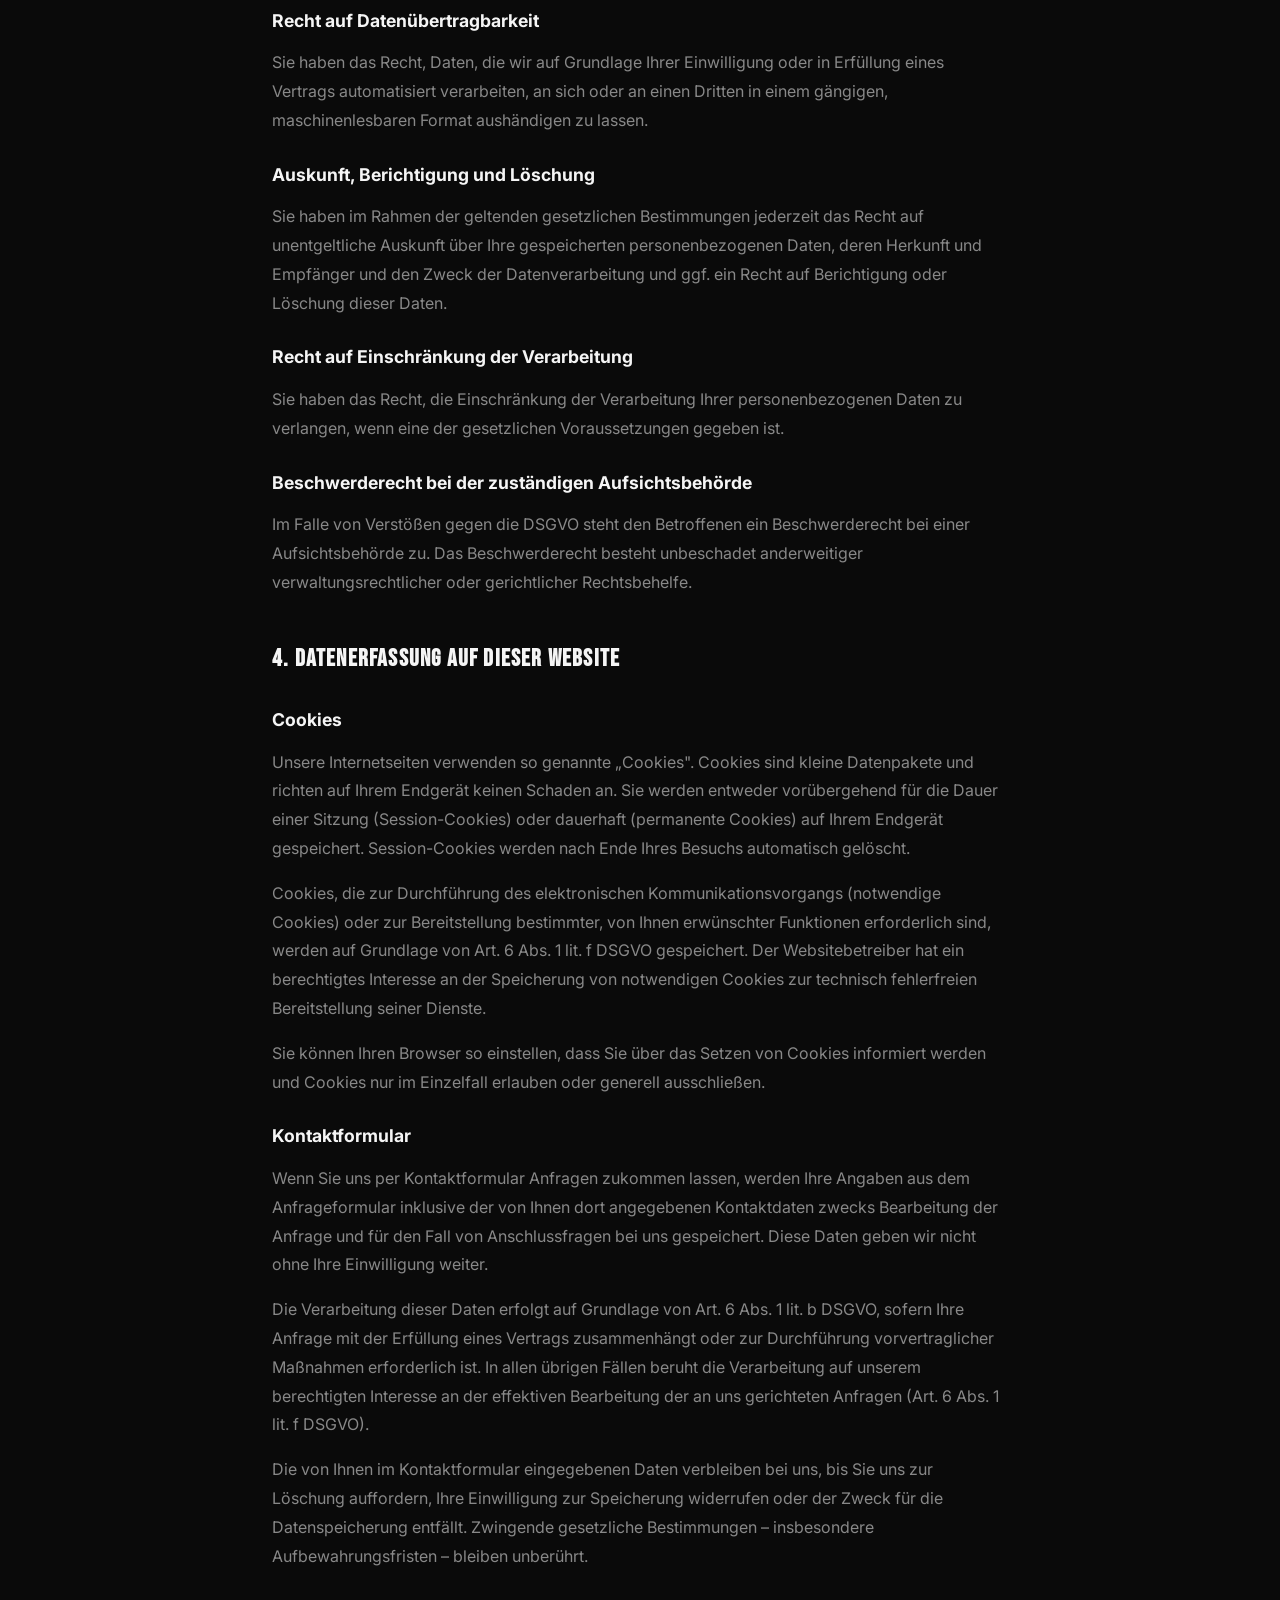
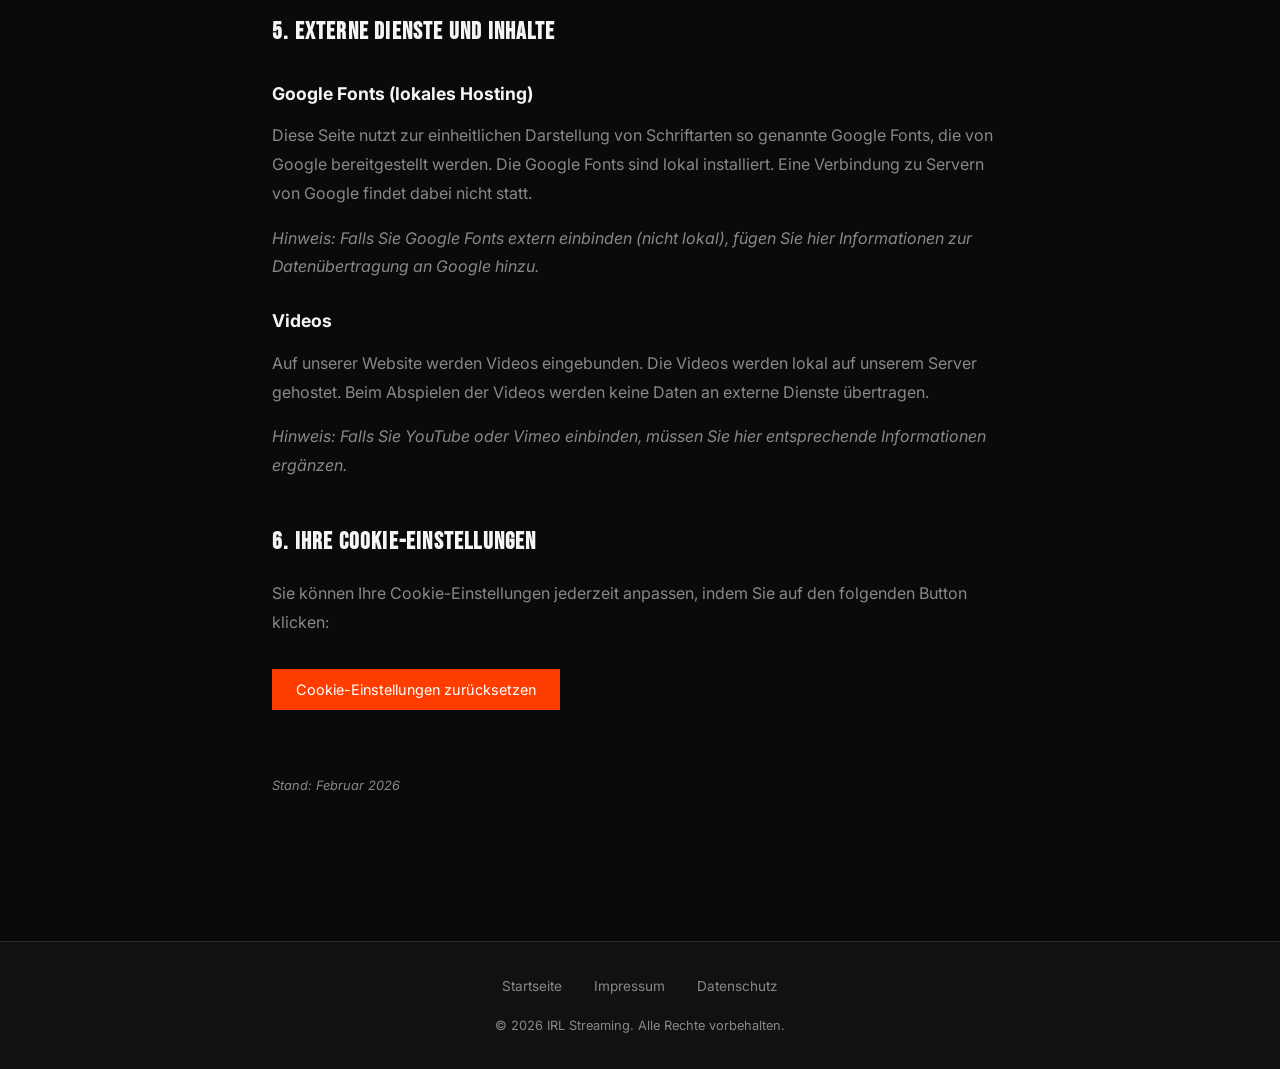
<file: datenschutz.html>
<!DOCTYPE html>
<html lang="de">
<head>
    <meta charset="UTF-8">
    <meta name="viewport" content="width=device-width, initial-scale=1.0">
    <title>Datenschutzerklärung | IRL Streaming</title>
    <link rel="preconnect" href="https://fonts.googleapis.com">
    <link rel="preconnect" href="https://fonts.gstatic.com" crossorigin>
    <link href="https://fonts.googleapis.com/css2?family=Bebas+Neue&family=Inter:wght@300;400;500;600&display=swap" rel="stylesheet">
    <style>
        :root {
            --black: #0a0a0a;
            --dark: #111111;
            --gray: #2a2a2a;
            --light-gray: #888888;
            --white: #f5f5f5;
            --accent: #ff3d00;
        }

        * {
            margin: 0;
            padding: 0;
            box-sizing: border-box;
        }

        body {
            font-family: 'Inter', sans-serif;
            background: var(--black);
            color: var(--white);
            line-height: 1.8;
        }

        nav {
            position: fixed;
            top: 0;
            left: 0;
            right: 0;
            z-index: 1000;
            padding: 1.5rem 4rem;
            display: flex;
            justify-content: space-between;
            align-items: center;
            background: rgba(10,10,10,0.95);
            backdrop-filter: blur(10px);
        }

        .logo {
            font-family: 'Bebas Neue', sans-serif;
            font-size: 1.8rem;
            letter-spacing: 0.15em;
            color: var(--white);
            text-decoration: none;
            display: flex;
            align-items: center;
            gap: 0.5rem;
        }

        .logo-dot {
            width: 10px;
            height: 10px;
            background: var(--accent);
            border-radius: 50%;
        }

        .back-link {
            color: var(--light-gray);
            text-decoration: none;
            font-size: 0.9rem;
            transition: color 0.3s ease;
        }

        .back-link:hover {
            color: var(--accent);
        }

        .legal-container {
            max-width: 800px;
            margin: 0 auto;
            padding: 8rem 2rem 4rem;
        }

        h1 {
            font-family: 'Bebas Neue', sans-serif;
            font-size: 3rem;
            letter-spacing: 0.05em;
            margin-bottom: 2rem;
            color: var(--accent);
        }

        h2 {
            font-family: 'Bebas Neue', sans-serif;
            font-size: 1.5rem;
            letter-spacing: 0.05em;
            margin-top: 2.5rem;
            margin-bottom: 1rem;
            color: var(--white);
        }

        h3 {
            font-size: 1.1rem;
            margin-top: 1.5rem;
            margin-bottom: 0.75rem;
            color: var(--white);
        }

        p, li {
            color: var(--light-gray);
            margin-bottom: 1rem;
        }

        ul {
            margin-left: 1.5rem;
            margin-bottom: 1rem;
        }

        li {
            margin-bottom: 0.5rem;
        }

        a {
            color: var(--accent);
            text-decoration: none;
        }

        a:hover {
            text-decoration: underline;
        }

        .highlight {
            background: var(--gray);
            padding: 1.5rem;
            margin: 1.5rem 0;
            border-left: 3px solid var(--accent);
        }

        .highlight p {
            margin-bottom: 0.5rem;
        }

        .highlight p:last-child {
            margin-bottom: 0;
        }

        table {
            width: 100%;
            border-collapse: collapse;
            margin: 1rem 0;
        }

        th, td {
            padding: 0.75rem;
            text-align: left;
            border-bottom: 1px solid var(--gray);
            color: var(--light-gray);
        }

        th {
            color: var(--white);
            font-weight: 600;
        }

        footer {
            background: var(--dark);
            padding: 2rem 4rem;
            text-align: center;
            border-top: 1px solid var(--gray);
            margin-top: 4rem;
        }

        .footer-links {
            display: flex;
            justify-content: center;
            gap: 2rem;
            margin-bottom: 1rem;
        }

        .footer-links a {
            color: var(--light-gray);
            font-size: 0.85rem;
        }

        .footer-copy {
            color: var(--light-gray);
            font-size: 0.8rem;
        }

        @media (max-width: 768px) {
            nav {
                padding: 1rem 1.5rem;
            }

            .legal-container {
                padding: 6rem 1.5rem 3rem;
            }

            h1 {
                font-size: 2rem;
            }

            table {
                font-size: 0.85rem;
            }

            th, td {
                padding: 0.5rem;
            }
        }
    </style>
</head>
<body>
    <nav>
        <a href="index.html" class="logo">
            <span class="logo-dot"></span>
            IRL STREAMING
        </a>
        <a href="index.html" class="back-link">← Zurück zur Startseite</a>
    </nav>

    <div class="legal-container">
        <h1>DATENSCHUTZERKLÄRUNG</h1>

        <h2>1. Datenschutz auf einen Blick</h2>
        
        <h3>Allgemeine Hinweise</h3>
        <p>
            Die folgenden Hinweise geben einen einfachen Überblick darüber, was mit Ihren personenbezogenen 
            Daten passiert, wenn Sie diese Website besuchen. Personenbezogene Daten sind alle Daten, mit 
            denen Sie persönlich identifiziert werden können. Ausführliche Informationen zum Thema 
            Datenschutz entnehmen Sie unserer unter diesem Text aufgeführten Datenschutzerklärung.
        </p>

        <h3>Datenerfassung auf dieser Website</h3>
        <p><strong>Wer ist verantwortlich für die Datenerfassung auf dieser Website?</strong></p>
        <p>
            Die Datenverarbeitung auf dieser Website erfolgt durch den Websitebetreiber. Dessen 
            Kontaktdaten können Sie dem Abschnitt „Hinweis zur Verantwortlichen Stelle" in dieser 
            Datenschutzerklärung entnehmen.
        </p>

        <p><strong>Wie erfassen wir Ihre Daten?</strong></p>
        <p>
            Ihre Daten werden zum einen dadurch erhoben, dass Sie uns diese mitteilen. Hierbei kann es 
            sich z. B. um Daten handeln, die Sie in ein Kontaktformular eingeben. Andere Daten werden 
            automatisch oder nach Ihrer Einwilligung beim Besuch der Website durch unsere IT-Systeme 
            erfasst. Das sind vor allem technische Daten (z. B. Internetbrowser, Betriebssystem oder 
            Uhrzeit des Seitenaufrufs). Die Erfassung dieser Daten erfolgt automatisch, sobald Sie 
            diese Website betreten.
        </p>

        <p><strong>Wofür nutzen wir Ihre Daten?</strong></p>
        <p>
            Ein Teil der Daten wird erhoben, um eine fehlerfreie Bereitstellung der Website zu 
            gewährleisten. Andere Daten können zur Analyse Ihres Nutzerverhaltens verwendet werden.
        </p>

        <p><strong>Welche Rechte haben Sie bezüglich Ihrer Daten?</strong></p>
        <p>
            Sie haben jederzeit das Recht, unentgeltlich Auskunft über Herkunft, Empfänger und Zweck 
            Ihrer gespeicherten personenbezogenen Daten zu erhalten. Sie haben außerdem ein Recht, die 
            Berichtigung oder Löschung dieser Daten zu verlangen. Wenn Sie eine Einwilligung zur 
            Datenverarbeitung erteilt haben, können Sie diese Einwilligung jederzeit für die Zukunft 
            widerrufen. Außerdem haben Sie das Recht, unter bestimmten Umständen die Einschränkung der 
            Verarbeitung Ihrer personenbezogenen Daten zu verlangen. Des Weiteren steht Ihnen ein 
            Beschwerderecht bei der zuständigen Aufsichtsbehörde zu.
        </p>

        <h2>2. Hosting</h2>
        <p>
            Wir hosten die Inhalte unserer Website bei folgendem Anbieter:
        </p>
        <div class="highlight">
            <p><strong>[Name des Hosting-Anbieters einfügen]</strong></p>
            <p>[Adresse des Anbieters]</p>
            <p>Datenschutzerklärung: [Link zur Datenschutzerklärung des Hosters]</p>
        </div>
        <p>
            Die Verwendung erfolgt auf Grundlage von Art. 6 Abs. 1 lit. f DSGVO. Wir haben ein 
            berechtigtes Interesse an einer möglichst zuverlässigen Darstellung unserer Website.
        </p>

        <h2>3. Allgemeine Hinweise und Pflichtinformationen</h2>

        <h3>Datenschutz</h3>
        <p>
            Die Betreiber dieser Seiten nehmen den Schutz Ihrer persönlichen Daten sehr ernst. Wir 
            behandeln Ihre personenbezogenen Daten vertraulich und entsprechend den gesetzlichen 
            Datenschutzvorschriften sowie dieser Datenschutzerklärung.
        </p>
        <p>
            Wenn Sie diese Website benutzen, werden verschiedene personenbezogene Daten erhoben. 
            Personenbezogene Daten sind Daten, mit denen Sie persönlich identifiziert werden können. 
            Die vorliegende Datenschutzerklärung erläutert, welche Daten wir erheben und wofür wir 
            sie nutzen. Sie erläutert auch, wie und zu welchem Zweck das geschieht.
        </p>
        <p>
            Wir weisen darauf hin, dass die Datenübertragung im Internet (z. B. bei der Kommunikation 
            per E-Mail) Sicherheitslücken aufweisen kann. Ein lückenloser Schutz der Daten vor dem 
            Zugriff durch Dritte ist nicht möglich.
        </p>

        <h3>Hinweis zur verantwortlichen Stelle</h3>
        <p>Die verantwortliche Stelle für die Datenverarbeitung auf dieser Website ist:</p>
        <div class="highlight">
            <p><strong>[Dein Vorname Nachname]</strong></p>
            <p>[Straße und Hausnummer]</p>
            <p>[PLZ Ort]</p>
            <p>Telefon: [Telefonnummer]</p>
            <p>E-Mail: <a href="mailto:hello@irl-streaming.de">hello@irl-streaming.de</a></p>
        </div>
        <p>
            Verantwortliche Stelle ist die natürliche oder juristische Person, die allein oder 
            gemeinsam mit anderen über die Zwecke und Mittel der Verarbeitung von personenbezogenen 
            Daten (z. B. Namen, E-Mail-Adressen o. Ä.) entscheidet.
        </p>

        <h3>Speicherdauer</h3>
        <p>
            Soweit innerhalb dieser Datenschutzerklärung keine speziellere Speicherdauer genannt wurde, 
            verbleiben Ihre personenbezogenen Daten bei uns, bis der Zweck für die Datenverarbeitung 
            entfällt. Wenn Sie ein berechtigtes Löschersuchen geltend machen oder eine Einwilligung 
            zur Datenverarbeitung widerrufen, werden Ihre Daten gelöscht, sofern wir keine anderen 
            rechtlich zulässigen Gründe für die Speicherung Ihrer personenbezogenen Daten haben.
        </p>

        <h3>Hinweis zur Datenweitergabe in datenschutzrechtlich nicht sichere Drittstaaten</h3>
        <p>
            Auf unserer Website sind unter anderem Tools von Unternehmen mit Sitz in datenschutzrechtlich 
            nicht sicheren Drittstaaten (z. B. USA) eingebunden. Wenn diese Tools aktiv sind, können 
            Ihre personenbezogenen Daten in diese Drittstaaten übertragen und dort verarbeitet werden. 
            Wir weisen darauf hin, dass in diesen Ländern kein mit der EU vergleichbares Datenschutzniveau 
            garantiert werden kann.
        </p>

        <h3>Widerruf Ihrer Einwilligung zur Datenverarbeitung</h3>
        <p>
            Viele Datenverarbeitungsvorgänge sind nur mit Ihrer ausdrücklichen Einwilligung möglich. 
            Sie können eine bereits erteilte Einwilligung jederzeit widerrufen. Die Rechtmäßigkeit 
            der bis zum Widerruf erfolgten Datenverarbeitung bleibt vom Widerruf unberührt.
        </p>

        <h3>Recht auf Datenübertragbarkeit</h3>
        <p>
            Sie haben das Recht, Daten, die wir auf Grundlage Ihrer Einwilligung oder in Erfüllung 
            eines Vertrags automatisiert verarbeiten, an sich oder an einen Dritten in einem gängigen, 
            maschinenlesbaren Format aushändigen zu lassen.
        </p>

        <h3>Auskunft, Berichtigung und Löschung</h3>
        <p>
            Sie haben im Rahmen der geltenden gesetzlichen Bestimmungen jederzeit das Recht auf 
            unentgeltliche Auskunft über Ihre gespeicherten personenbezogenen Daten, deren Herkunft 
            und Empfänger und den Zweck der Datenverarbeitung und ggf. ein Recht auf Berichtigung 
            oder Löschung dieser Daten.
        </p>

        <h3>Recht auf Einschränkung der Verarbeitung</h3>
        <p>
            Sie haben das Recht, die Einschränkung der Verarbeitung Ihrer personenbezogenen Daten 
            zu verlangen, wenn eine der gesetzlichen Voraussetzungen gegeben ist.
        </p>

        <h3>Beschwerderecht bei der zuständigen Aufsichtsbehörde</h3>
        <p>
            Im Falle von Verstößen gegen die DSGVO steht den Betroffenen ein Beschwerderecht bei 
            einer Aufsichtsbehörde zu. Das Beschwerderecht besteht unbeschadet anderweitiger 
            verwaltungsrechtlicher oder gerichtlicher Rechtsbehelfe.
        </p>

        <h2>4. Datenerfassung auf dieser Website</h2>

        <h3>Cookies</h3>
        <p>
            Unsere Internetseiten verwenden so genannte „Cookies". Cookies sind kleine Datenpakete 
            und richten auf Ihrem Endgerät keinen Schaden an. Sie werden entweder vorübergehend für 
            die Dauer einer Sitzung (Session-Cookies) oder dauerhaft (permanente Cookies) auf Ihrem 
            Endgerät gespeichert. Session-Cookies werden nach Ende Ihres Besuchs automatisch gelöscht.
        </p>
        <p>
            Cookies, die zur Durchführung des elektronischen Kommunikationsvorgangs (notwendige Cookies) 
            oder zur Bereitstellung bestimmter, von Ihnen erwünschter Funktionen erforderlich sind, 
            werden auf Grundlage von Art. 6 Abs. 1 lit. f DSGVO gespeichert. Der Websitebetreiber hat 
            ein berechtigtes Interesse an der Speicherung von notwendigen Cookies zur technisch 
            fehlerfreien Bereitstellung seiner Dienste.
        </p>
        <p>
            Sie können Ihren Browser so einstellen, dass Sie über das Setzen von Cookies informiert 
            werden und Cookies nur im Einzelfall erlauben oder generell ausschließen.
        </p>

        <h3>Kontaktformular</h3>
        <p>
            Wenn Sie uns per Kontaktformular Anfragen zukommen lassen, werden Ihre Angaben aus dem 
            Anfrageformular inklusive der von Ihnen dort angegebenen Kontaktdaten zwecks Bearbeitung 
            der Anfrage und für den Fall von Anschlussfragen bei uns gespeichert. Diese Daten geben 
            wir nicht ohne Ihre Einwilligung weiter.
        </p>
        <p>
            Die Verarbeitung dieser Daten erfolgt auf Grundlage von Art. 6 Abs. 1 lit. b DSGVO, sofern 
            Ihre Anfrage mit der Erfüllung eines Vertrags zusammenhängt oder zur Durchführung 
            vorvertraglicher Maßnahmen erforderlich ist. In allen übrigen Fällen beruht die Verarbeitung 
            auf unserem berechtigten Interesse an der effektiven Bearbeitung der an uns gerichteten 
            Anfragen (Art. 6 Abs. 1 lit. f DSGVO).
        </p>
        <p>
            Die von Ihnen im Kontaktformular eingegebenen Daten verbleiben bei uns, bis Sie uns zur 
            Löschung auffordern, Ihre Einwilligung zur Speicherung widerrufen oder der Zweck für die 
            Datenspeicherung entfällt. Zwingende gesetzliche Bestimmungen – insbesondere 
            Aufbewahrungsfristen – bleiben unberührt.
        </p>

        <h2>5. Externe Dienste und Inhalte</h2>

        <h3>Google Fonts (lokales Hosting)</h3>
        <p>
            Diese Seite nutzt zur einheitlichen Darstellung von Schriftarten so genannte Google Fonts, 
            die von Google bereitgestellt werden. Die Google Fonts sind lokal installiert. Eine 
            Verbindung zu Servern von Google findet dabei nicht statt.
        </p>
        <p>
            <em>Hinweis: Falls Sie Google Fonts extern einbinden (nicht lokal), fügen Sie hier 
            Informationen zur Datenübertragung an Google hinzu.</em>
        </p>

        <h3>Videos</h3>
        <p>
            Auf unserer Website werden Videos eingebunden. Die Videos werden lokal auf unserem Server 
            gehostet. Beim Abspielen der Videos werden keine Daten an externe Dienste übertragen.
        </p>
        <p>
            <em>Hinweis: Falls Sie YouTube oder Vimeo einbinden, müssen Sie hier entsprechende 
            Informationen ergänzen.</em>
        </p>

        <h2>6. Ihre Cookie-Einstellungen</h2>
        <p>
            Sie können Ihre Cookie-Einstellungen jederzeit anpassen, indem Sie auf den folgenden 
            Button klicken:
        </p>
        <button onclick="resetCookieConsent()" style="
            padding: 0.75rem 1.5rem;
            background: var(--accent);
            color: white;
            border: none;
            cursor: pointer;
            font-family: inherit;
            font-size: 0.9rem;
            margin: 1rem 0;
        ">Cookie-Einstellungen zurücksetzen</button>

        <p style="margin-top: 3rem; font-size: 0.8rem; color: var(--light-gray);">
            <em>Stand: Februar 2026</em>
        </p>
    </div>

    <footer>
        <div class="footer-links">
            <a href="index.html">Startseite</a>
            <a href="impressum.html">Impressum</a>
            <a href="datenschutz.html">Datenschutz</a>
        </div>
        <div class="footer-copy">
            © 2026 IRL Streaming. Alle Rechte vorbehalten.
        </div>
    </footer>

    <script>
        function resetCookieConsent() {
            localStorage.removeItem('cookie-consent');
            alert('Cookie-Einstellungen wurden zurückgesetzt. Beim nächsten Besuch der Startseite erscheint der Cookie-Banner erneut.');
        }
    </script>
</body>
</html>
</file>
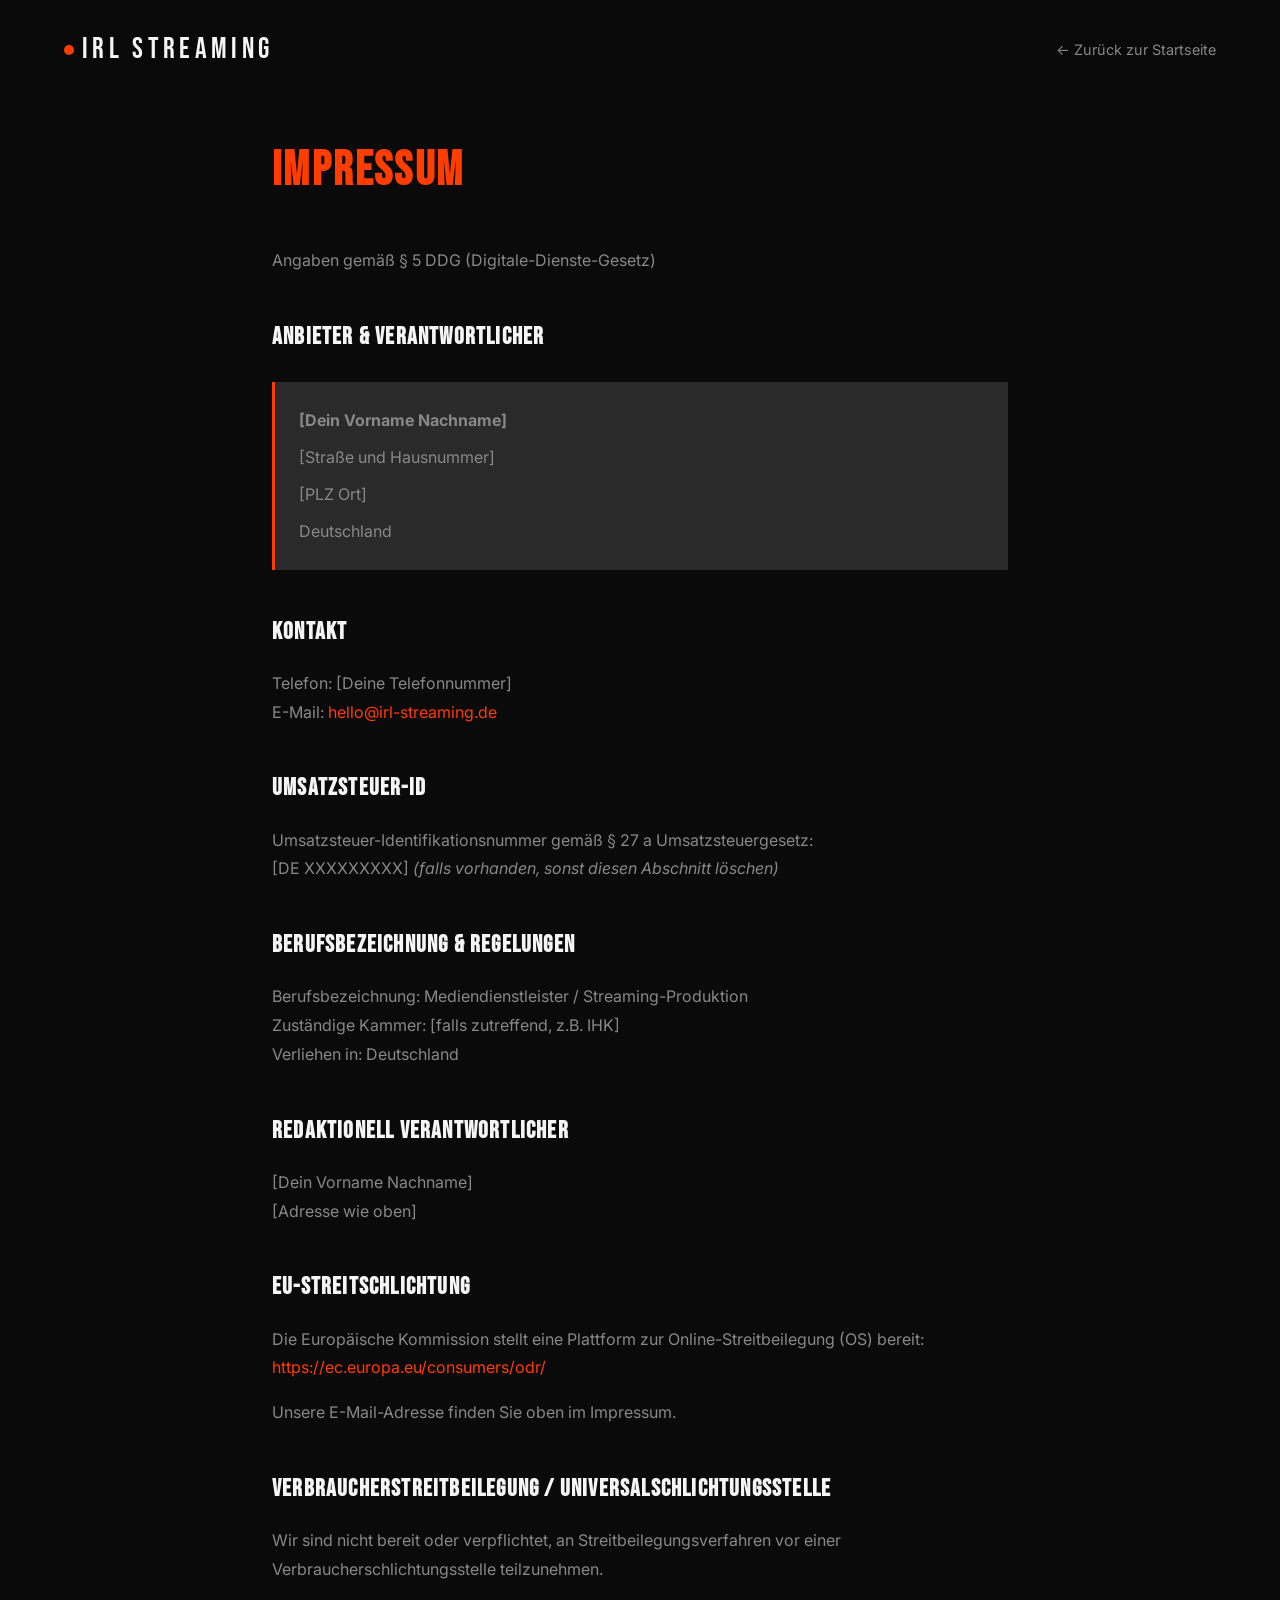
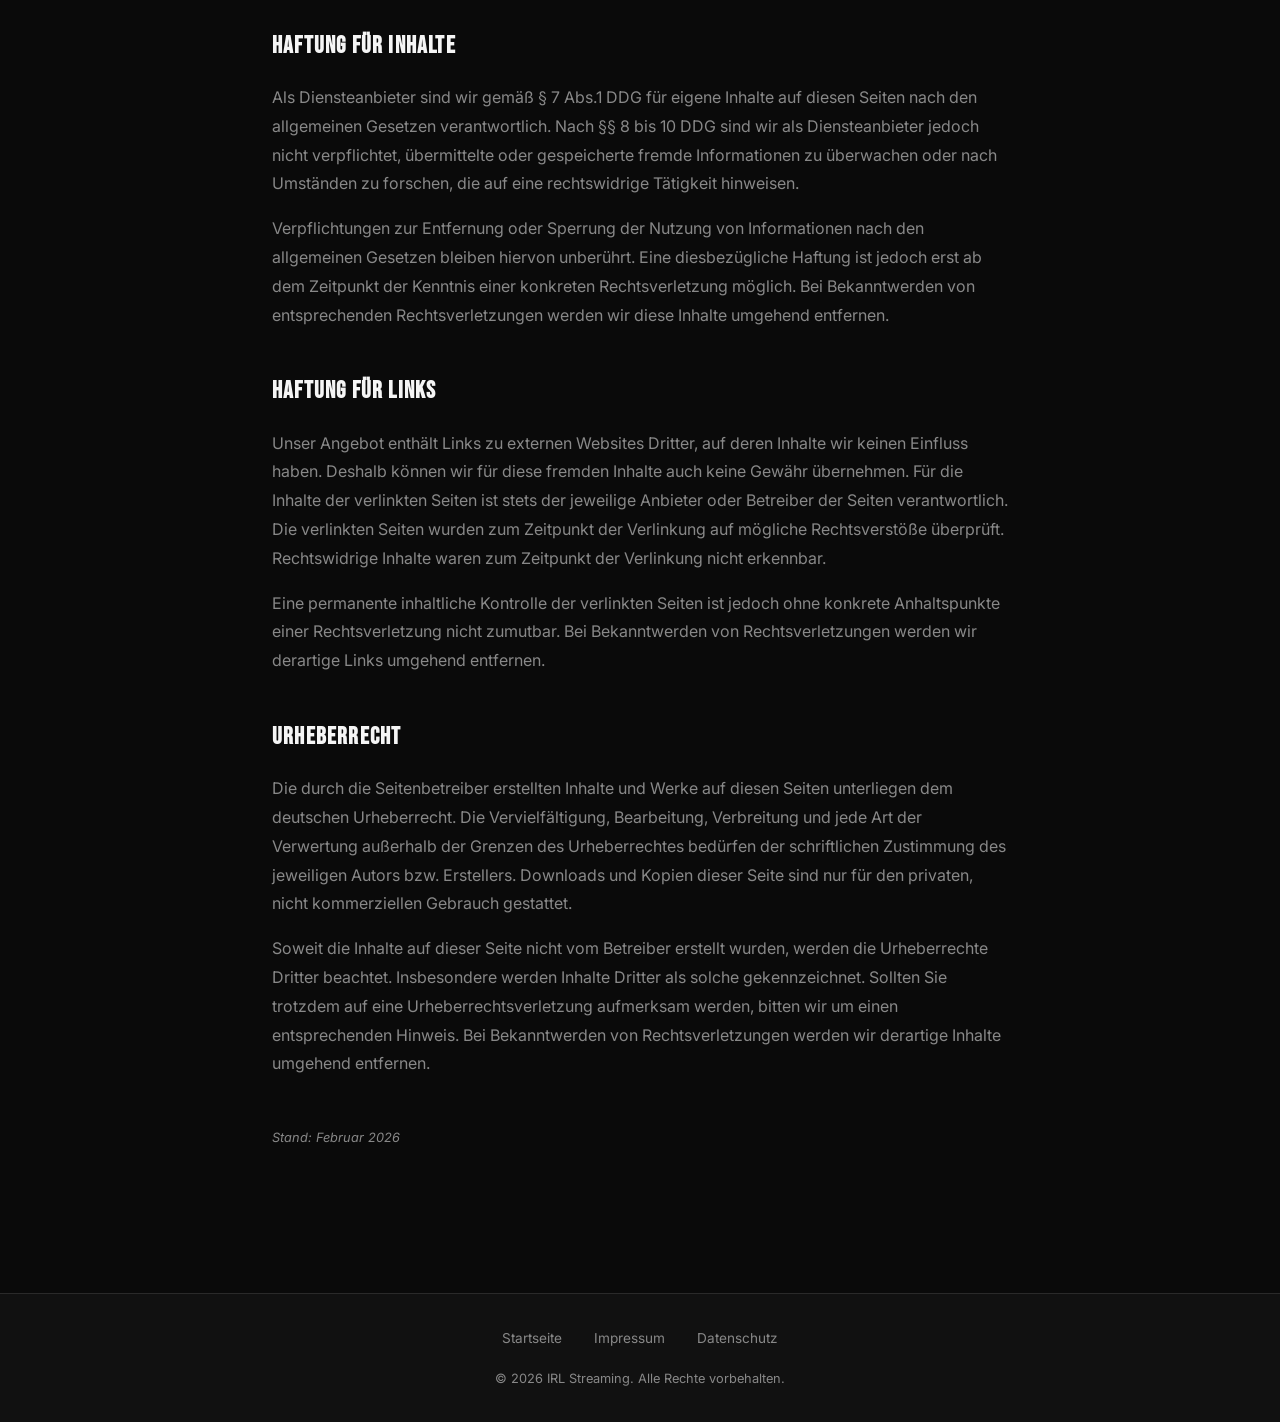
<file: impressum.html>
<!DOCTYPE html>
<html lang="de">
<head>
    <meta charset="UTF-8">
    <meta name="viewport" content="width=device-width, initial-scale=1.0">
    <title>Impressum | IRL Streaming</title>
    <link rel="preconnect" href="https://fonts.googleapis.com">
    <link rel="preconnect" href="https://fonts.gstatic.com" crossorigin>
    <link href="https://fonts.googleapis.com/css2?family=Bebas+Neue&family=Inter:wght@300;400;500;600&display=swap" rel="stylesheet">
    <style>
        :root {
            --black: #0a0a0a;
            --dark: #111111;
            --gray: #2a2a2a;
            --light-gray: #888888;
            --white: #f5f5f5;
            --accent: #ff3d00;
        }

        * {
            margin: 0;
            padding: 0;
            box-sizing: border-box;
        }

        body {
            font-family: 'Inter', sans-serif;
            background: var(--black);
            color: var(--white);
            line-height: 1.8;
        }

        nav {
            position: fixed;
            top: 0;
            left: 0;
            right: 0;
            z-index: 1000;
            padding: 1.5rem 4rem;
            display: flex;
            justify-content: space-between;
            align-items: center;
            background: rgba(10,10,10,0.95);
            backdrop-filter: blur(10px);
        }

        .logo {
            font-family: 'Bebas Neue', sans-serif;
            font-size: 1.8rem;
            letter-spacing: 0.15em;
            color: var(--white);
            text-decoration: none;
            display: flex;
            align-items: center;
            gap: 0.5rem;
        }

        .logo-dot {
            width: 10px;
            height: 10px;
            background: var(--accent);
            border-radius: 50%;
        }

        .back-link {
            color: var(--light-gray);
            text-decoration: none;
            font-size: 0.9rem;
            transition: color 0.3s ease;
        }

        .back-link:hover {
            color: var(--accent);
        }

        .legal-container {
            max-width: 800px;
            margin: 0 auto;
            padding: 8rem 2rem 4rem;
        }

        h1 {
            font-family: 'Bebas Neue', sans-serif;
            font-size: 3rem;
            letter-spacing: 0.05em;
            margin-bottom: 2rem;
            color: var(--accent);
        }

        h2 {
            font-family: 'Bebas Neue', sans-serif;
            font-size: 1.5rem;
            letter-spacing: 0.05em;
            margin-top: 2.5rem;
            margin-bottom: 1rem;
            color: var(--white);
        }

        p {
            color: var(--light-gray);
            margin-bottom: 1rem;
        }

        a {
            color: var(--accent);
            text-decoration: none;
        }

        a:hover {
            text-decoration: underline;
        }

        .highlight {
            background: var(--gray);
            padding: 1.5rem;
            margin: 1.5rem 0;
            border-left: 3px solid var(--accent);
        }

        .highlight p {
            margin-bottom: 0.5rem;
        }

        .highlight p:last-child {
            margin-bottom: 0;
        }

        footer {
            background: var(--dark);
            padding: 2rem 4rem;
            text-align: center;
            border-top: 1px solid var(--gray);
            margin-top: 4rem;
        }

        .footer-links {
            display: flex;
            justify-content: center;
            gap: 2rem;
            margin-bottom: 1rem;
        }

        .footer-links a {
            color: var(--light-gray);
            font-size: 0.85rem;
        }

        .footer-copy {
            color: var(--light-gray);
            font-size: 0.8rem;
        }

        @media (max-width: 768px) {
            nav {
                padding: 1rem 1.5rem;
            }

            .legal-container {
                padding: 6rem 1.5rem 3rem;
            }

            h1 {
                font-size: 2rem;
            }
        }
    </style>
</head>
<body>
    <nav>
        <a href="index.html" class="logo">
            <span class="logo-dot"></span>
            IRL STREAMING
        </a>
        <a href="index.html" class="back-link">← Zurück zur Startseite</a>
    </nav>

    <div class="legal-container">
        <h1>IMPRESSUM</h1>
        
        <p>Angaben gemäß § 5 DDG (Digitale-Dienste-Gesetz)</p>

        <h2>Anbieter & Verantwortlicher</h2>
        <div class="highlight">
            <p><strong>[Dein Vorname Nachname]</strong></p>
            <p>[Straße und Hausnummer]</p>
            <p>[PLZ Ort]</p>
            <p>Deutschland</p>
        </div>

        <h2>Kontakt</h2>
        <p>
            Telefon: [Deine Telefonnummer]<br>
            E-Mail: <a href="mailto:hello@irl-streaming.de">hello@irl-streaming.de</a>
        </p>

        <h2>Umsatzsteuer-ID</h2>
        <p>
            Umsatzsteuer-Identifikationsnummer gemäß § 27 a Umsatzsteuergesetz:<br>
            [DE XXXXXXXXX] <em>(falls vorhanden, sonst diesen Abschnitt löschen)</em>
        </p>

        <h2>Berufsbezeichnung & Regelungen</h2>
        <p>
            Berufsbezeichnung: Mediendienstleister / Streaming-Produktion<br>
            Zuständige Kammer: [falls zutreffend, z.B. IHK]<br>
            Verliehen in: Deutschland
        </p>

        <h2>Redaktionell Verantwortlicher</h2>
        <p>
            [Dein Vorname Nachname]<br>
            [Adresse wie oben]
        </p>

        <h2>EU-Streitschlichtung</h2>
        <p>
            Die Europäische Kommission stellt eine Plattform zur Online-Streitbeilegung (OS) bereit: 
            <a href="https://ec.europa.eu/consumers/odr/" target="_blank" rel="noopener">https://ec.europa.eu/consumers/odr/</a>
        </p>
        <p>Unsere E-Mail-Adresse finden Sie oben im Impressum.</p>

        <h2>Verbraucherstreitbeilegung / Universalschlichtungsstelle</h2>
        <p>
            Wir sind nicht bereit oder verpflichtet, an Streitbeilegungsverfahren vor einer 
            Verbraucherschlichtungsstelle teilzunehmen.
        </p>

        <h2>Haftung für Inhalte</h2>
        <p>
            Als Diensteanbieter sind wir gemäß § 7 Abs.1 DDG für eigene Inhalte auf diesen Seiten 
            nach den allgemeinen Gesetzen verantwortlich. Nach §§ 8 bis 10 DDG sind wir als 
            Diensteanbieter jedoch nicht verpflichtet, übermittelte oder gespeicherte fremde 
            Informationen zu überwachen oder nach Umständen zu forschen, die auf eine rechtswidrige 
            Tätigkeit hinweisen.
        </p>
        <p>
            Verpflichtungen zur Entfernung oder Sperrung der Nutzung von Informationen nach den 
            allgemeinen Gesetzen bleiben hiervon unberührt. Eine diesbezügliche Haftung ist jedoch 
            erst ab dem Zeitpunkt der Kenntnis einer konkreten Rechtsverletzung möglich. Bei 
            Bekanntwerden von entsprechenden Rechtsverletzungen werden wir diese Inhalte umgehend entfernen.
        </p>

        <h2>Haftung für Links</h2>
        <p>
            Unser Angebot enthält Links zu externen Websites Dritter, auf deren Inhalte wir keinen 
            Einfluss haben. Deshalb können wir für diese fremden Inhalte auch keine Gewähr übernehmen. 
            Für die Inhalte der verlinkten Seiten ist stets der jeweilige Anbieter oder Betreiber der 
            Seiten verantwortlich. Die verlinkten Seiten wurden zum Zeitpunkt der Verlinkung auf mögliche 
            Rechtsverstöße überprüft. Rechtswidrige Inhalte waren zum Zeitpunkt der Verlinkung nicht erkennbar.
        </p>
        <p>
            Eine permanente inhaltliche Kontrolle der verlinkten Seiten ist jedoch ohne konkrete 
            Anhaltspunkte einer Rechtsverletzung nicht zumutbar. Bei Bekanntwerden von Rechtsverletzungen 
            werden wir derartige Links umgehend entfernen.
        </p>

        <h2>Urheberrecht</h2>
        <p>
            Die durch die Seitenbetreiber erstellten Inhalte und Werke auf diesen Seiten unterliegen 
            dem deutschen Urheberrecht. Die Vervielfältigung, Bearbeitung, Verbreitung und jede Art 
            der Verwertung außerhalb der Grenzen des Urheberrechtes bedürfen der schriftlichen 
            Zustimmung des jeweiligen Autors bzw. Erstellers. Downloads und Kopien dieser Seite sind 
            nur für den privaten, nicht kommerziellen Gebrauch gestattet.
        </p>
        <p>
            Soweit die Inhalte auf dieser Seite nicht vom Betreiber erstellt wurden, werden die 
            Urheberrechte Dritter beachtet. Insbesondere werden Inhalte Dritter als solche gekennzeichnet. 
            Sollten Sie trotzdem auf eine Urheberrechtsverletzung aufmerksam werden, bitten wir um 
            einen entsprechenden Hinweis. Bei Bekanntwerden von Rechtsverletzungen werden wir derartige 
            Inhalte umgehend entfernen.
        </p>

        <p style="margin-top: 3rem; font-size: 0.8rem; color: var(--light-gray);">
            <em>Stand: Februar 2026</em>
        </p>
    </div>

    <footer>
        <div class="footer-links">
            <a href="index.html">Startseite</a>
            <a href="impressum.html">Impressum</a>
            <a href="datenschutz.html">Datenschutz</a>
        </div>
        <div class="footer-copy">
            © 2026 IRL Streaming. Alle Rechte vorbehalten.
        </div>
    </footer>
</body>
</html>
</file>
